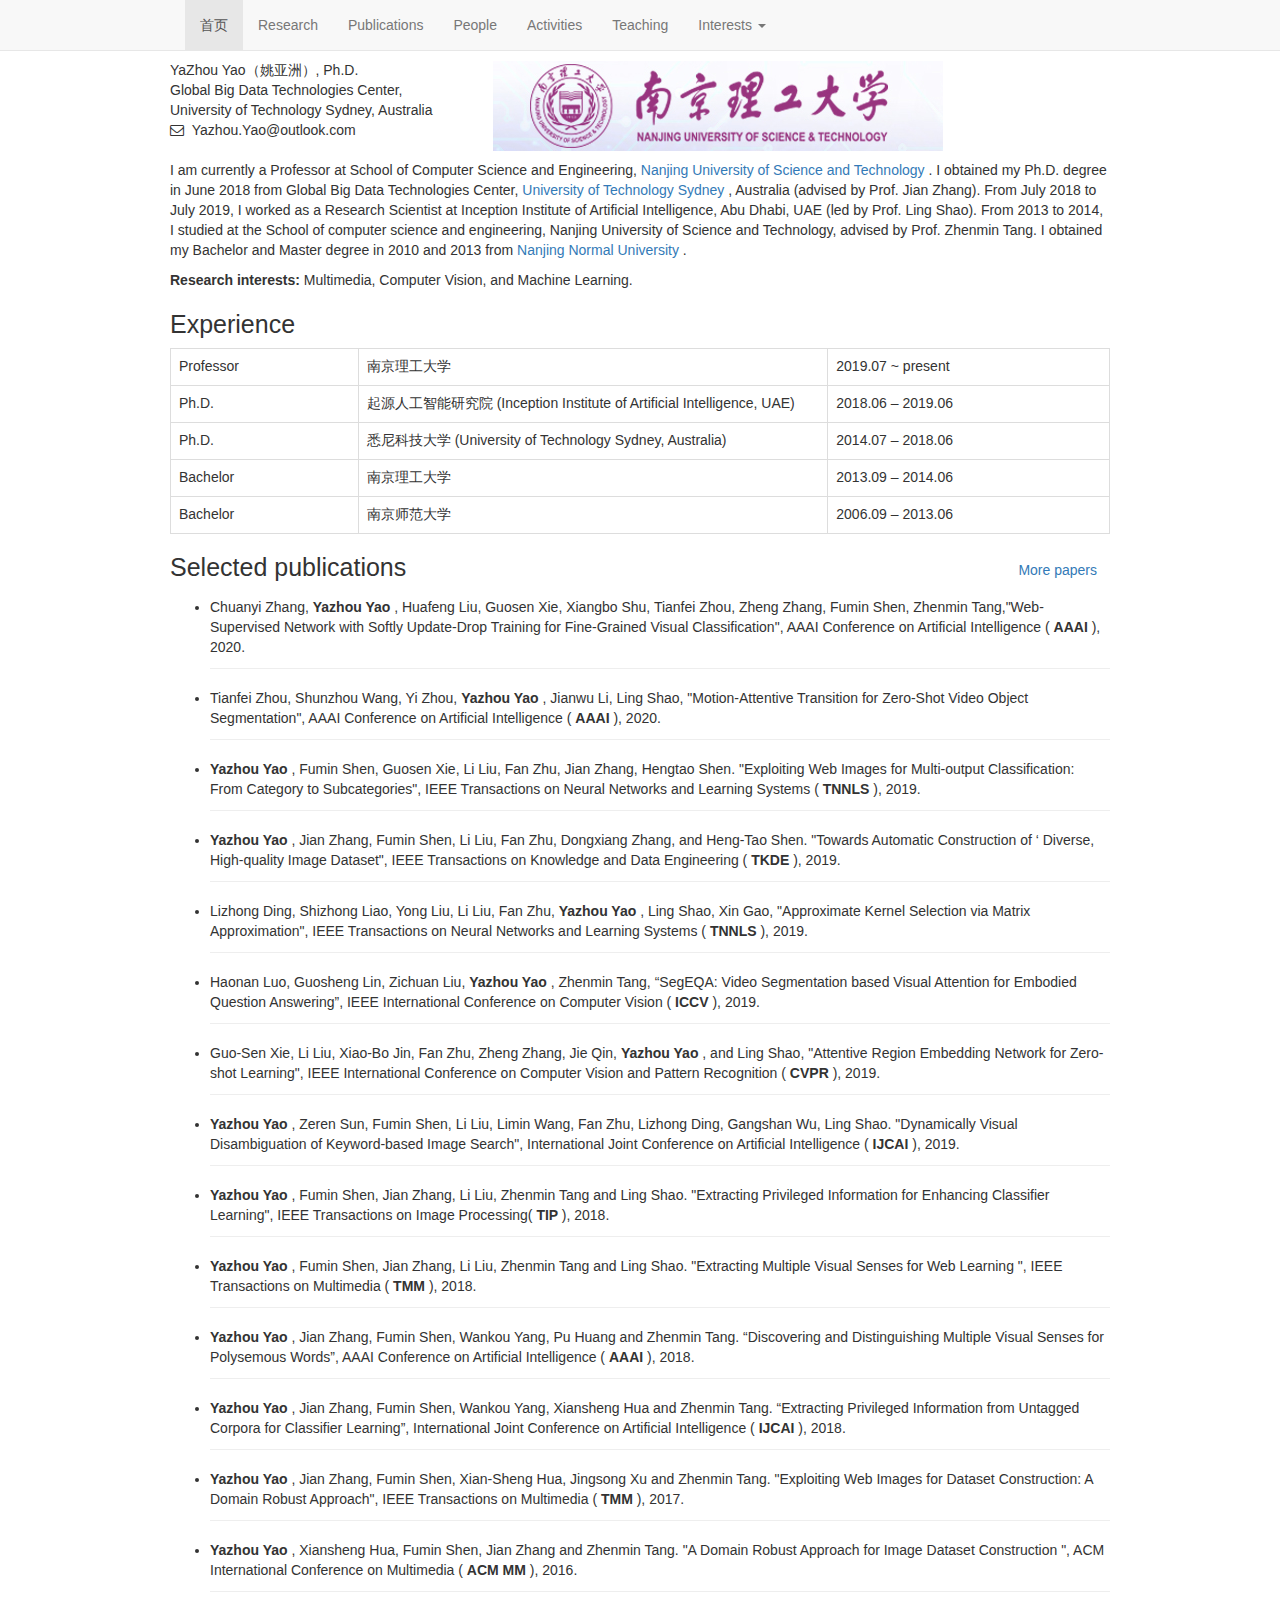
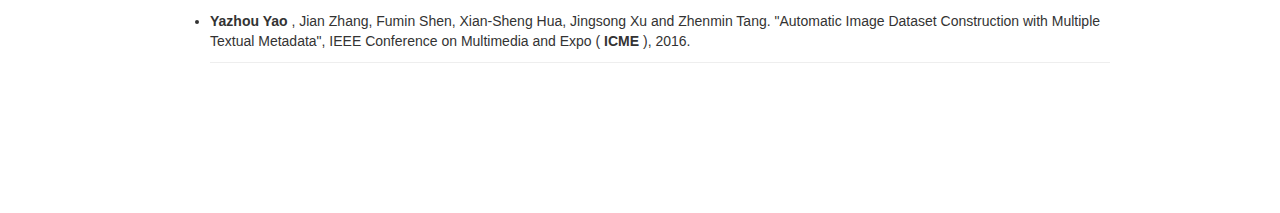
<file: index.html>
﻿<!doctype html>
<html>

<head>
 
    <meta charset="utf-8">
    <!-- IE将使用最新的引擎渲染网页 -->
    <meta http-equiv="X-UA-Compatible" content="IE=edge">
    <!-- 页面的宽度与设备屏幕的宽度一致初始缩放比例 1:1 -->
    <meta name="viewport" content="width=device-width, initial-scale=1">


<!-- Bootstrap -->
<script type="text/javascript" src="js/jquery.min.js">
</script>
<script type="text/javascript" src="js/bootstrap.min.js">
</script>


<!-- Stylesheets -->
 
<link href="css/main.css" rel="stylesheet" type="text/css"/>
<link href="css/syntax.css" rel="stylesheet" type="text/css"/>
<link href="css/font-awesome.css" rel="stylesheet" type="text/css"/>

<!-- Javascript -->

<!--时间-->
<script type="text/javascript">
function getCurDate()  
{  
 var d = new Date();  
 var week;  
 switch (d.getDay()){  
 case 1: week="星期一"; break;  
 case 2: week="星期二"; break;  
 case 3: week="星期三"; break;  
 case 4: week="星期四"; break;  
 case 5: week="星期五"; break;  
 case 6: week="星期六"; break;  
 default: week="星期天";  
 }  
 var years = d.getFullYear();  
 var month = add_zero(d.getMonth()+1);  
 var days = add_zero(d.getDay());  
 var hours = add_zero(d.getHours());  
 var minutes = add_zero(d.getMinutes());  
 var seconds=add_zero(d.getSeconds());  
 var ndate = years+"年"+month+"月"+days+"日 "+hours+":"+minutes+":"+seconds+" "+week;  
 //yyyy-mm-dd-hh-mm-ss
 var time = document.getElementById("time");
     time.innerHTML= ndate;  
}  
 //自动补0  
function add_zero(temp)  
{  
 if(temp<10) return "0"+temp;  
 else return temp;  
}  
//使用定时器每秒向div写入当前时间
setInterval("getCurDate()",1000); 
</script>

<!--
<script type="text/javascript">
var t = null;
function time()
{
 dt = new Date();
 var y=dt.getFullYear();
 var mon=dt.getMonth();
 var d=dt.getDay();
 var h=dt.getHours();
 var m=dt.getMinutes();
 var s=dt.getSeconds();
 document.getElementById("timeShow").innerHTML=y+":"+h+":"+m+":"+s;
 t = setTimeout(time,1000);    
} 
window.onload=function()
{
	time()
}
</script>

<script type="text/javascript">

</script>

-->

<title>Yao
</title>

</head>

<body>

<!-- 导航栏 -->

<div class="navbar navbar-default navbar-static-top" role="navigation" >
  <div class="container">
         <div class="navbar-header">
             <button type="button" class="navbar-toggle collapsed"
              data-toggle="collapse" data-target="#navbar"
              aria-expanded="false" aria-controls="navbar">
              <span class="sr-only">Toggle navigation</span>
              <span class="icon-bar"></span>
              <span class="icon-bar"></span>
              <span class="icon-bar"></span>
             </button>
             <a href="##" class="navbar-brand">
             </a>
           </div>
            <ul class="nav navbar-nav">
                <li class="active">
                    <a href="./index.html">首页
                    </a>
                </li>
                <li><a href="./Research.html">Research
                </a> 
                </li>
                <li><a href="./Publications.html">Publications
                </a> 
                </li>
                <li><a href="./People.html">People
                </a> 
                </li>
                <li><a href="./Activities.html">Activities
                </a> 
                </li>
                <li><a href="./Teaching.html">Teaching
                </a> 
                </li>
                 <li class="dropdown">
                    <a href="#" data-toggle="dropdown" class="dropdown-toggle">Interests
                    <span class="caret">
                    </span>
                    </a>
                    <ul class="dropdown-menu dropdown-menu-right">
                        <li>
                        <a href="./CV.html">Computer Vision
                        </a> 
                        </li>
                        <li>
                        <a href="./ML.html">Machine Learning
                        </a>
                        </li>
                        <li >
                        <a href="./MM.html">Multimedia
                        </a>
                        </li>
                    </ul>        
                </li>
            </ul> 
   
</div>
</div>
    

<div class="container">

 <div class="row">
 <!-- zhaopian-->
 <!--  
     <div class="col-xs-4 col-sm-3 col-md-2 bottom-buffer" style="padding-right:0;">
      <img style="width:100%;" alt="YZ YAO"
         src="./1.jpg"/>
     </div> 
   -->
  <div class="col-xs-8 col-sm-4 col-md-4 bottom-buffer">
    YaZhou Yao（姚亚洲）,&nbsp;Ph.D.
    <br/>
    Global Big Data Technologies Center, University of Technology Sydney, Australia
    <br/>
	    <ul class="list-unstyled">
            <li>
            <i class="fa fa-envelope-o ">
            </i>
            &nbsp;Yazhou.Yao@outlook.com
            </li>
	      </ul>
  </div>
  <div class="col-xs-12 col-sm-5 col-md-6 bottom-buffer">
   <div class="text-left">
 	<a href="http://www.njust.edu.cn/" target="_blank">
    <img alt="njust" 
    height="90" width="450"
    src="./njust.png"/>
    </a>
   </div>
  
  </div>
</div>

<p>I am currently a Professor at School of Computer Science and Engineering, 
  <a href="http://www.njust.edu.cn/" target="_blank">
Nanjing University of Science and Technology 
  </a>.
 I obtained my Ph.D. degree in June 2018 from Global Big Data Technologies Center, 
  <a href="https://www.uts.edu.au/" target="_blank">University of Technology Sydney
  </a>, 
Australia (advised by Prof. Jian Zhang). From July 2018 to July 2019, I worked as a Research Scientist at Inception Institute of 
Artificial Intelligence, Abu Dhabi, UAE (led by Prof. Ling Shao). From 2013 to 2014, I studied at the School of computer science 
and engineering, Nanjing University of Science and Technology, advised by Prof. Zhenmin Tang. I obtained my Bachelor and Master 
degree in 2010 and 2013 from 
  <a href="http://en.njnu.edu.cn/" target="_blank">
Nanjing Normal University
  </a>. 
</p>

<p>
  <strong>Research interests:
  </strong> Multimedia, Computer Vision, and Machine Learning. 
</p>

<!--
  <div id="future-student">
<a href="#student" data-toggle="collapse"> 
<i class="fa fa-user" ></i>&nbsp Students 
</a>
</div>
<blockquote id="student" class="collapse">
<p>
<b>I
</b>
</p>

</blockquote>
-->

   
<!-- 表格 -->

<h2>Experience
</h2>
<table  class="table table-bordered">
<tbody>
<tr>
  <td width=20% align="left">Professor
  </td>
  <td width=50% align="left">南京理工大学
  </td>
  <td  align="left">2019.07 ~ present
  </td>
</tr>

<tr>
  <td align="left">Ph.D.
  </td>
  <td align="left">起源人工智能研究院 (Inception Institute of Artificial Intelligence, UAE)
  </td>
  <td align="left">2018.06 – 2019.06
  </td>
</tr>
<tr>
  <td align="left">Ph.D.
  </td>
  <td align="left">悉尼科技大学 (University of Technology Sydney, Australia)
  </td>
  <td align="left">2014.07 – 2018.06
  </td>
</tr>
<tr>
  <td align="left">Bachelor
  </td>
  <td align="left">南京理工大学
  </td>
  <td align="left">2013.09 – 2014.06
  </td>
</tr>
<tr>
  <td align="left">Bachelor
  </td>
  <td align="left">南京师范大学
  </td>
  <td align="left">2006.09 – 2013.06
  </td>
</tr>

</tbody>
</table>


<!--   论文目录  -->

<h2 class="clearfix" >Selected publications 
  <a class="btn btn-link pull-right" href='./Publications.html'>More papers
  </a>
</h2>

<ul>
   <li id="h.1" class="pub" style="margin-bottom:-10px;">Chuanyi Zhang, 
     <strong>Yazhou Yao
     </strong>, 
   Huafeng Liu, Guosen Xie, Xiangbo Shu, Tianfei Zhou, Zheng Zhang, Fumin Shen, Zhenmin Tang,"Web-Supervised Network with Softly 
  Update-Drop Training for Fine-Grained Visual Classification", AAAI Conference on Artificial Intelligence (
    <strong>AAAI
    </strong>
 ), 2020.
 </li>
<hr />

  <li id="h.2" class="pub" style="margin-bottom:-10px;">Tianfei Zhou, Shunzhou Wang, Yi Zhou, 
    <strong>Yazhou Yao
    </strong>,
   Jianwu Li, Ling Shao, "Motion-Attentive Transition for Zero-Shot Video Object Segmentation", AAAI Conference on Artificial 
  Intelligence (
     <strong>AAAI
     </strong>), 2020.
     </li>
<hr />

  <li id="h.3" class="pub" style="margin-bottom:-10px;">
    <strong>Yazhou Yao
    </strong>, 
  Fumin Shen, Guosen Xie, Li Liu, Fan Zhu, Jian Zhang, Hengtao Shen. "Exploiting Web Images for Multi-output Classification: From 
 Category to Subcategories", IEEE Transactions on Neural Networks and Learning Systems (
    <strong>TNNLS
    </strong>), 2019. 
  </li>
<hr />

  <li id="h.4" class="pub" style="margin-bottom:-10px;">
    <strong>Yazhou Yao
    </strong>, Jian Zhang, Fumin Shen, Li Liu, Fan Zhu, Dongxiang Zhang, and Heng-Tao Shen. "Towards Automatic Construction of ‘
   Diverse, High-quality Image Dataset", IEEE Transactions on Knowledge and Data Engineering (
    <strong>TKDE
    </strong>), 2019.
  </li>
<hr />

  <li id="h.5" class="pub" style="margin-bottom:-10px;">
  Lizhong Ding, Shizhong Liao, Yong Liu, Li Liu, Fan Zhu, 
    <strong>Yazhou Yao
    </strong>, Ling Shao, Xin Gao, "Approximate Kernel Selection via Matrix Approximation", IEEE Transactions on Neural Networks 
   and Learning Systems (
    <strong>TNNLS
    </strong>), 2019. 
  </li>
<hr />

  <li id="h.6" class="pub" style="margin-bottom:-10px;">Haonan Luo, Guosheng Lin, Zichuan Liu, 
    <strong>Yazhou Yao
    </strong>, Zhenmin Tang, “SegEQA: Video Segmentation based Visual Attention for Embodied Question Answering”, IEEE 
   International Conference on Computer Vision (
    <strong>ICCV
    </strong>), 2019.
   </li>
<hr />

  <li id="h.7" class="pub" style="margin-bottom:-10px;">Guo-Sen Xie, Li Liu, Xiao-Bo Jin, Fan Zhu, Zheng Zhang, Jie Qin, 
    <strong>Yazhou Yao
    </strong>, and Ling Shao, "Attentive Region Embedding Network for Zero-shot Learning", IEEE International Conference on 
   Computer Vision and Pattern Recognition (
    <strong>CVPR
    </strong>), 2019.
    </li>
<hr />

  <li id="h.8" class="pub" style="margin-bottom:-10px;">
    <strong>Yazhou Yao
    </strong>, Zeren Sun, Fumin Shen, Li Liu, Limin Wang, Fan Zhu, Lizhong Ding, Gangshan Wu, Ling Shao. "Dynamically Visual  
  Disambiguation of Keyword-based Image Search", International Joint Conference on Artificial Intelligence (
    <strong>IJCAI
    </strong>), 2019.
    </li>
<hr />

  <li id="h.9" class="pub" style="margin-bottom:-10px;">
    <strong>Yazhou Yao
    </strong>, Fumin Shen, Jian Zhang, Li Liu, Zhenmin Tang and Ling Shao. "Extracting Privileged Information for Enhancing  
  Classifier Learning", IEEE Transactions on Image Processing(
    <strong>TIP
    </strong>), 2018.
    </li>
<hr />

  <li id="h.10" class="pub" style="margin-bottom:-10px;">
    <strong>Yazhou Yao
    </strong>, Fumin Shen, Jian Zhang, Li Liu, Zhenmin Tang and Ling Shao. "Extracting Multiple Visual Senses for Web Learning ", 
    IEEE Transactions on Multimedia (
    <strong>TMM
    </strong>), 2018.
    </li>
<hr />

  <li id="h.11" class="pub" style="margin-bottom:-10px;">
    <strong>Yazhou Yao
    </strong>, Jian Zhang, Fumin Shen, Wankou Yang, Pu Huang and Zhenmin Tang. “Discovering and Distinguishing Multiple Visual 
    Senses for Polysemous Words”, AAAI Conference on Artificial Intelligence (
    <strong>AAAI
    </strong>), 2018.
    </li>
<hr />

  <li id="h.12" class="pub" style="margin-bottom:-10px;">
    <strong>Yazhou Yao
    </strong>, Jian Zhang, Fumin Shen, Wankou Yang, Xiansheng Hua and Zhenmin Tang. “Extracting Privileged Information from 
    Untagged Corpora for Classifier Learning”, International Joint Conference on Artificial Intelligence (
    <strong>IJCAI
    </strong>), 2018.
  </li>
<hr />

  <li id="h.13" class="pub" style="margin-bottom:-10px;">
    <strong>Yazhou Yao
    </strong>, Jian Zhang, Fumin Shen, Xian-Sheng Hua, Jingsong Xu and Zhenmin Tang. "Exploiting Web Images for Dataset 
    Construction: A Domain Robust Approach", IEEE Transactions on Multimedia (
    <strong>TMM
    </strong>), 2017.
    </li>
<hr />

  <li id="h.14" class="pub" style="margin-bottom:-10px;">
    <strong>Yazhou Yao
    </strong>, Xiansheng Hua, Fumin Shen, Jian Zhang and Zhenmin Tang. "A Domain Robust Approach for Image Dataset Construction ",
    ACM International Conference on Multimedia (
    <strong>ACM MM
    </strong>), 2016.
    </li>
<hr />

  <li id="h.15" class="pub" style="margin-bottom:-10px;">
    <strong>Yazhou Yao
    </strong>, Jian Zhang, Fumin Shen, Xian-Sheng Hua, Jingsong Xu and Zhenmin Tang. "Automatic Image Dataset Construction with 
    Multiple Textual Metadata", IEEE Conference on Multimedia and Expo (
    <strong>ICME
    </strong>), 2016.
    </li>
<hr />

</ul>

<br>

<br>
<!--
   <div id="time"></div> 
 -->
</div>
</body>
</html>
</file>
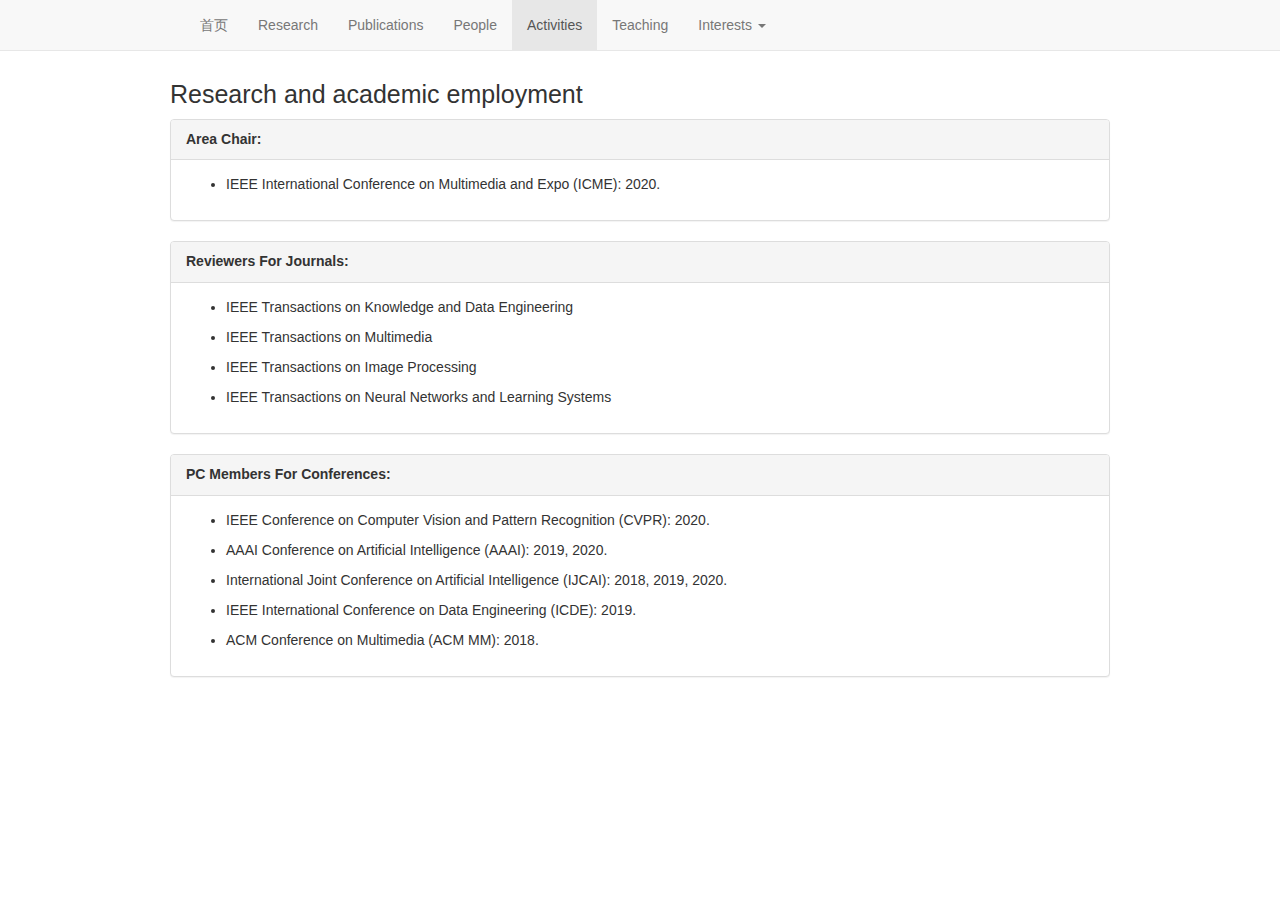
<file: Activities.html>
<!doctype html>
<html>
<head>
    <meta charset="utf-8">
    <!-- IE将使用最新的引擎渲染网页 -->
    <meta http-equiv="X-UA-Compatible" content="IE=edge">
    <!-- 页面的宽度与设备屏幕的宽度一致初始缩放比例 1:1 -->
    <meta name="viewport" content="width=device-width, initial-scale=1">


<!-- Bootstrap -->
<script type="text/javascript" src="js/jquery.min.js">
</script>
<script type="text/javascript" src="js/bootstrap.min.js">
</script>


<!-- Stylesheets -->
 
<link href="css/main.css" rel="stylesheet" type="text/css"/>
<link href="css/syntax.css" rel="stylesheet" type="text/css"/>


<!--时间-->
<script type="text/javascript">
function getCurDate()  
{  
 var d = new Date();  
 var week;  
 switch (d.getDay()){  
 case 1: week="星期一"; break;  
 case 2: week="星期二"; break;  
 case 3: week="星期三"; break;  
 case 4: week="星期四"; break;  
 case 5: week="星期五"; break;  
 case 6: week="星期六"; break;  
 default: week="星期天";  
 }  
 var years = d.getFullYear();  
 var month = add_zero(d.getMonth()+1);  
 var days = add_zero(d.getDay());  
 var hours = add_zero(d.getHours());  
 var minutes = add_zero(d.getMinutes());  
 var seconds=add_zero(d.getSeconds());  
 var ndate = years+"年"+month+"月"+days+"日 "+hours+":"+minutes+":"+seconds+" "+week;  
 //yyyy-mm-dd-hh-mm-ss
 var time = document.getElementById("time");
     time.innerHTML= ndate;  
}  
 //自动补0  
function add_zero(temp)  
{  
 if(temp<10) return "0"+temp;  
 else return temp;  
}  
//使用定时器每秒向div写入当前时间
setInterval("getCurDate()",1000); 
</script>

<!--
<script type="text/javascript">
var t = null;
function time()
{
 dt = new Date();
 var y=dt.getFullYear();
 var mon=dt.getMonth();
 var d=dt.getDay();
 var h=dt.getHours();
 var m=dt.getMinutes();
 var s=dt.getSeconds();
 document.getElementById("timeShow").innerHTML=y+":"+h+":"+m+":"+s;
 t = setTimeout(time,1000);    
} 
window.onload=function()
{
	time()
}
</script>

<script type="text/javascript">

</script>

-->
<title>Activities
</title>

</head>

<body>

<!-- 导航栏 -->
<div class="navbar navbar-default navbar-static-top" role="navigation" >
  <div class="container">
         <div class="navbar-header">
             <button type="button" class="navbar-toggle collapsed"
              data-toggle="collapse" data-target="#navbar"
              aria-expanded="false" aria-controls="navbar">
              <span class="sr-only">Toggle navigation</span>
              <span class="icon-bar"></span>
              <span class="icon-bar"></span>
              <span class="icon-bar"></span>
             </button>
             <a href="##" class="navbar-brand">
             </a>
           </div>
            <ul class="nav navbar-nav">
                <li>
                    <a href="./index.html">首页
                    </a>
                </li>
                <li><a href="./Research.html">Research
                </a> 
                </li>
                <li><a href="./Publications.html">Publications
                </a> 
                </li>
                <li><a href="./People.html">People
                </a> 
                </li>
                <li class="active"><a href="./Activities.html">Activities
                </a> 
                </li>
                <li><a href="./Teaching.html">Teaching
                </a> 
                </li>
                 <li class="dropdown">
                    <a href="#" data-toggle="dropdown" class="dropdown-toggle">Interests
                    <span class="caret">
                    </span>
                    </a>
                    <ul class="dropdown-menu dropdown-menu-right">
                        <li>
                        <a href="./CV.html">Computer Vision
                        </a> 
                        </li>
                        <li>
                        <a href="./ML.html">Machine Learning
                        </a>
                        </li>
                        <li >
                        <a href="./MM.html">Multimedia
                        </a>
                        </li>
                    </ul>        
                </li>
            </ul> 
   
</div>
</div>



<div class="container">

<!-- xueshuchengjiu-->

<h2>Research and academic employment
</h2>

<div class="panel panel-default">
<div class="panel-heading"><b>Area Chair:
</b>
</div>
<div class="panel-body">
  <ul>
    <li>
      <p>IEEE International Conference on Multimedia and Expo (ICME): 2020.
      </p>
    </li>
  </ul>
</div>
</div>

<div class="panel panel-default">
<div class="panel-heading">
  <b>Reviewers For Journals:
  </b>
</div>
<div class="panel-body">
  <ul>
  <li>
  <p>IEEE Transactions on Knowledge and Data Engineering
  </p>
  </li>
  <li>
  <p>IEEE Transactions on Multimedia
  </p>
  </li>
  <li>
  <p>IEEE Transactions on Image Processing
  </p>
  </li>
  <li>
  <p>IEEE Transactions on Neural Networks and Learning Systems
  </p>
  </li>
</ul>
</div>
</div>

<div class="panel panel-default">
<div class="panel-heading">
  <b>PC Members For Conferences:
  </b>
</div>
<div class="panel-body">
  <ul>
  <li>
  <p>IEEE Conference on Computer Vision and Pattern Recognition (CVPR): 2020.
  </p>
  </li>
  <li>
  <p>AAAI Conference on Artificial Intelligence (AAAI): 2019, 2020.
  </p>
  </li>
  <li>
  <p>International Joint Conference on Artificial Intelligence (IJCAI): 2018, 2019, 2020.
  </p>
  </li>
  <li>
  <p>IEEE International Conference on Data Engineering (ICDE): 2019.
  </p>
  </li>
  <li>
  <p>ACM Conference on Multimedia (ACM MM): 2018.
  </p>
  </li>
</ul>
</div>
</div>


</body>
</html>
</file>
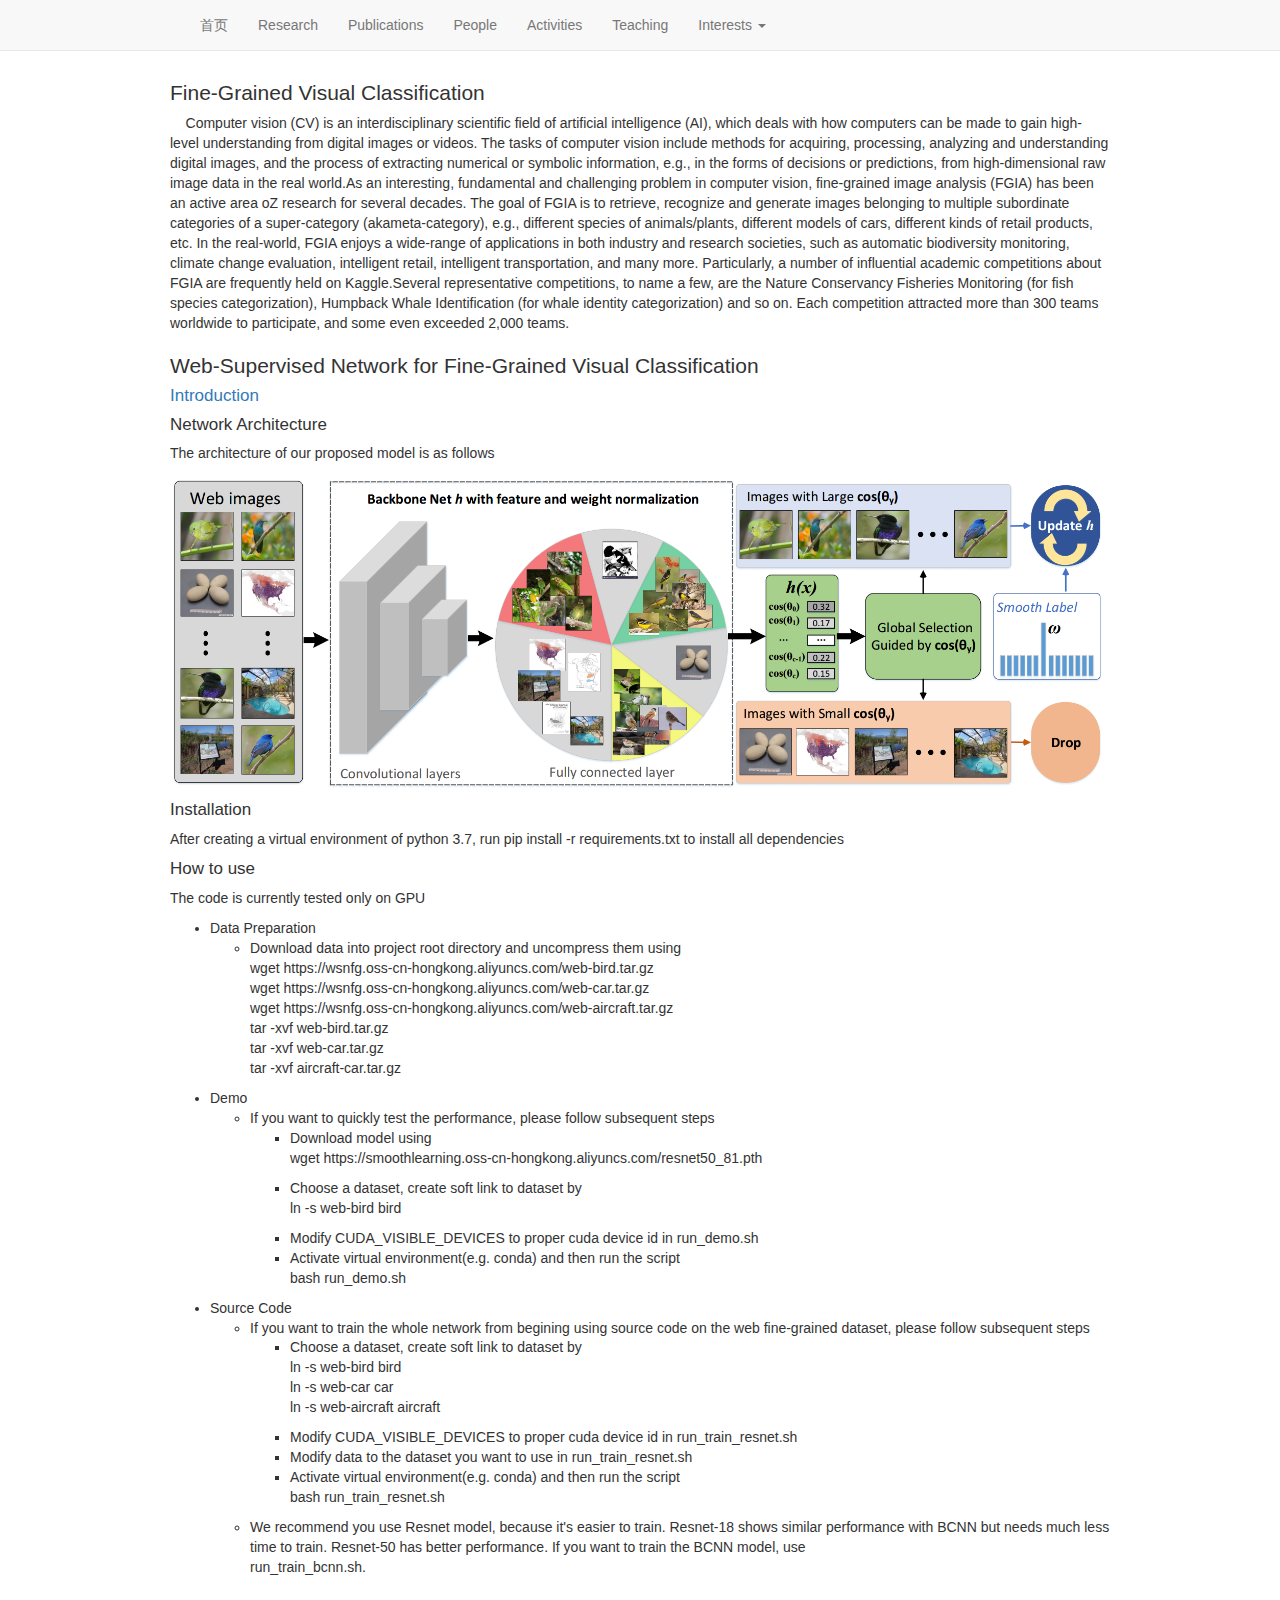
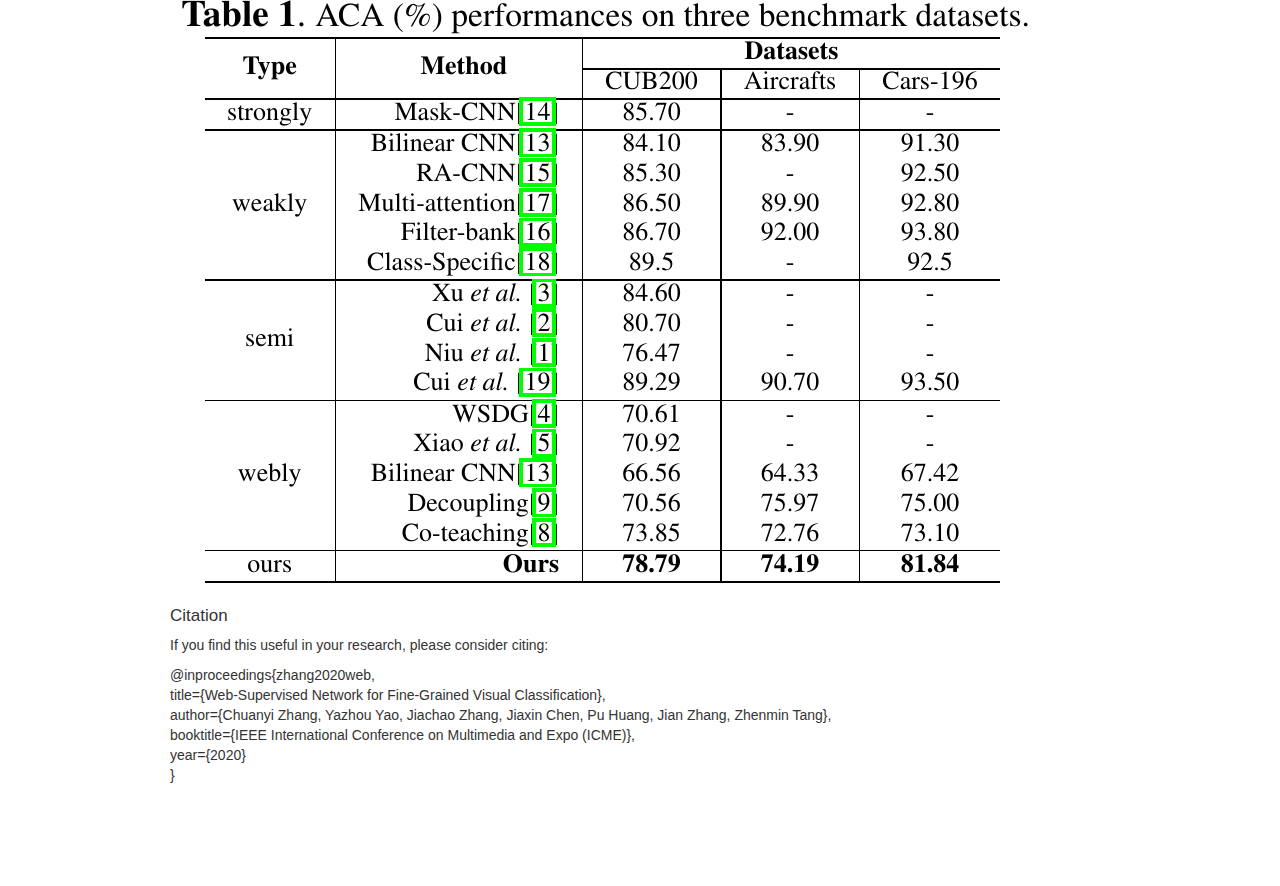
<file: CV.html>
<!doctype html>
<html>
<head>
    <meta charset="utf-8">
    <!-- IE将使用最新的引擎渲染网页 -->
    <meta http-equiv="X-UA-Compatible" content="IE=edge">
    <!-- 页面的宽度与设备屏幕的宽度一致初始缩放比例 1:1 -->
    <meta name="viewport" content="width=device-width, initial-scale=1">


<!-- Bootstrap -->
<script type="text/javascript" src="js/jquery.min.js">
</script>
<script type="text/javascript" src="js/bootstrap.min.js">
</script>


<!-- Stylesheets -->
 
<link href="css/main.css" rel="stylesheet" type="text/css"/>
<link href="css/syntax.css" rel="stylesheet" type="text/css"/>


<!--时间-->
<script type="text/javascript">
function getCurDate()  
{  
 var d = new Date();  
 var week;  
 switch (d.getDay()){  
 case 1: week="星期一"; break;  
 case 2: week="星期二"; break;  
 case 3: week="星期三"; break;  
 case 4: week="星期四"; break;  
 case 5: week="星期五"; break;  
 case 6: week="星期六"; break;  
 default: week="星期天";  
 }  
 var years = d.getFullYear();  
 var month = add_zero(d.getMonth()+1);  
 var days = add_zero(d.getDay());  
 var hours = add_zero(d.getHours());  
 var minutes = add_zero(d.getMinutes());  
 var seconds=add_zero(d.getSeconds());  
 var ndate = years+"年"+month+"月"+days+"日 "+hours+":"+minutes+":"+seconds+" "+week;  
 //yyyy-mm-dd-hh-mm-ss
 var time = document.getElementById("time");
     time.innerHTML= ndate;  
}  
 //自动补0  
function add_zero(temp)  
{  
 if(temp<10) return "0"+temp;  
 else return temp;  
}  
//使用定时器每秒向div写入当前时间
setInterval("getCurDate()",1000); 
</script>

<!--
<script type="text/javascript">
var t = null;
function time()
{
 dt = new Date();
 var y=dt.getFullYear();
 var mon=dt.getMonth();
 var d=dt.getDay();
 var h=dt.getHours();
 var m=dt.getMinutes();
 var s=dt.getSeconds();
 document.getElementById("timeShow").innerHTML=y+":"+h+":"+m+":"+s;
 t = setTimeout(time,1000);    
} 
window.onload=function()
{
	time()
}
</script>

<script type="text/javascript">

</script>

-->

<title>Computer Vision
</title>

</head>

<body>

<!-- 导航栏 -->
<div class="navbar navbar-default navbar-static-top" role="navigation" >
  <div class="container">
         <div class="navbar-header">
             <button type="button" class="navbar-toggle collapsed"
              data-toggle="collapse" data-target="#navbar"
              aria-expanded="false" aria-controls="navbar">
              <span class="sr-only">Toggle navigation</span>
              <span class="icon-bar"></span>
              <span class="icon-bar"></span>
              <span class="icon-bar"></span>
             </button>
             <a href="##" class="navbar-brand">
             </a>
           </div>
            <ul class="nav navbar-nav">
                <li>
                    <a href="./index.html">首页
                    </a>
                </li>
                <li><a href="./Research.html">Research
                </a> 
                </li>
                <li><a href="./Publications.html">Publications
                </a> 
                </li>
                <li><a href="./People.html">People
                </a> 
                </li>
                <li ><a href="./Activities.html">Activities
                </a> 
                </li>
                <li><a href="./Teaching.html">Teaching
                </a> 
                </li>
                 <li class="dropdown">
                    <a href="#" data-toggle="dropdown" class="dropdown-toggle">Interests
                    <span class="caret">
                    </span>
                    </a>
                    <ul class="dropdown-menu dropdown-menu-right">
                        <li class="active" >
                        <a href="./CV.html">Computer Vision
                        </a> 
                        </li>
                        <li>
                        <a href="./ML.html">Machine Learning
                        </a>
                        </li>
                        <li >
                        <a href="./MM.html">Multimedia
                        </a>
                        </li>
                    </ul>        
                </li>
            </ul> 
   
</div>
</div>


<div class="container">  
<!--cv-->
<h3>Fine-Grained Visual Classification
</h3>
  <p> &nbsp &nbsp 
Computer vision (CV) is an interdisciplinary scientific field of artificial intelligence (AI), which deals with how computers
  can be made to gain high-level understanding from digital images or videos. The tasks of computer vision include methods for 
 acquiring, processing, analyzing and understanding digital images, and the process of extracting numerical or symbolic 
information, e.g., in the forms of decisions or predictions, from high-dimensional raw image data in the real world.As an 
interesting, fundamental and challenging problem in computer vision, fine-grained image analysis (FGIA) has been an active area oZ
 research for several decades. The goal of FGIA is to retrieve, recognize and generate images belonging to multiple subordinate 
categories of a super-category (akameta-category), e.g., different species of animals/plants, different models of cars, different 
kinds of retail products, etc. In the real-world, FGIA enjoys a wide-range of applications in both industry and research 
societies, such as automatic biodiversity monitoring, climate change evaluation, intelligent retail, intelligent transportation, 
and many more. Particularly, a number of influential academic competitions about FGIA are frequently held on Kaggle.Several 
representative competitions, to name a few, are the Nature Conservancy Fisheries Monitoring (for fish species categorization), 
Humpback Whale Identification (for whale identity categorization) and so on. Each competition attracted more than 300 teams 
worldwide to participate, and some even exceeded 2,000 teams.
</p>

<h3>Web-Supervised Network for Fine-Grained Visual Classification
</h3>

<h4>
<a href="https://github.com/NUST-Machine-Intelligence-Laboratory/WSNFG" target="_blank">Introduction
</a>
</h4>

<h4>Network Architecture
</h4>

<p>
The architecture of our proposed model is as follows
</p>

<img alt="cv" 
style="max-width:100%;"
src="./cv.png"/>

<h4>Installation
</h4>

<p>
After creating a virtual environment of python 3.7, run pip install -r requirements.txt to install all dependencies
</p>

<h4>How to use
</h4>

<p>The code is currently tested only on GPU
</p>

<ul>
<li>Data Preparation
</li>
  <ul>
   <li>Download data into project root directory and uncompress them using
   </li>
  <p>
  wget https://wsnfg.oss-cn-hongkong.aliyuncs.com/web-bird.tar.gz 
  <br>
  wget https://wsnfg.oss-cn-hongkong.aliyuncs.com/web-car.tar.gz  
  <br>
  wget https://wsnfg.oss-cn-hongkong.aliyuncs.com/web-aircraft.tar.gz 
  <br>
  tar -xvf web-bird.tar.gz 
  <br>
  tar -xvf web-car.tar.gz 
  <br>
  tar -xvf aircraft-car.tar.gz
  <br>
  </p>
  </ul>
<li>Demo
</li>  
   <ul>
   <li>If you want to quickly test the performance, please follow subsequent steps
   </li>
        <ul>
          <li>Download model using 
          </li>
          <p>wget https://smoothlearning.oss-cn-hongkong.aliyuncs.com/resnet50_81.pth
          </p>
          <li>Choose a dataset, create soft link to dataset by
          </li>
          <p>ln -s web-bird bird
          </p>
          <li>Modify CUDA_VISIBLE_DEVICES to proper cuda device id in run_demo.sh
          </li>
          <li>Activate virtual environment(e.g. conda) and then run the script
          </li>
          <p>bash run_demo.sh
          </p>
        </ul>
       
   </ul>
   
<li>Source Code
</li> 
  <ul>
     <li>If you want to train the whole network from begining using source code on the web fine-grained dataset, 
  please follow subsequent steps
     </li>
       <ul>
       <li>Choose a dataset, create soft link to dataset by
       
       </li>
       <p>
       ln -s web-bird bird 
       <br>
       ln -s web-car car
       <br>
       ln -s web-aircraft aircraft
       <br>
       </p>
       <li>Modify CUDA_VISIBLE_DEVICES to proper cuda device id in run_train_resnet.sh
       </li>
       <li>Modify data to the dataset you want to use in run_train_resnet.sh
       </li>
       <li>Activate virtual environment(e.g. conda) and then run the script
       </li>
       <p>bash run_train_resnet.sh
       </p>
      
       </ul>
    <li>We recommend you use Resnet model, because it's easier to train. Resnet-18 shows similar performance with BCNN but needs 
   much less time to train. Resnet-50 has better performance. If you want to train the BCNN model, use
    </li>
    <p>run_train_bcnn.sh.
    </p>
  </ul>
  
</ul>
<img alt="table" 
style="max-width:100%;"
src="./table1.png"/>

<h4>Citation
</h4>

<p>If you find this useful in your research, please consider citing:
</p>
<p>@inproceedings{zhang2020web,
<br>
title={Web-Supervised Network for Fine-Grained Visual Classification},
<br>
author={Chuanyi Zhang, Yazhou Yao, Jiachao Zhang, Jiaxin Chen, Pu Huang, Jian Zhang, Zhenmin Tang},
<br>
booktitle={IEEE International Conference on Multimedia and Expo (ICME)},
<br>
year={2020}
<br>
}
</p>
</div>

</body>
</html>
</file>
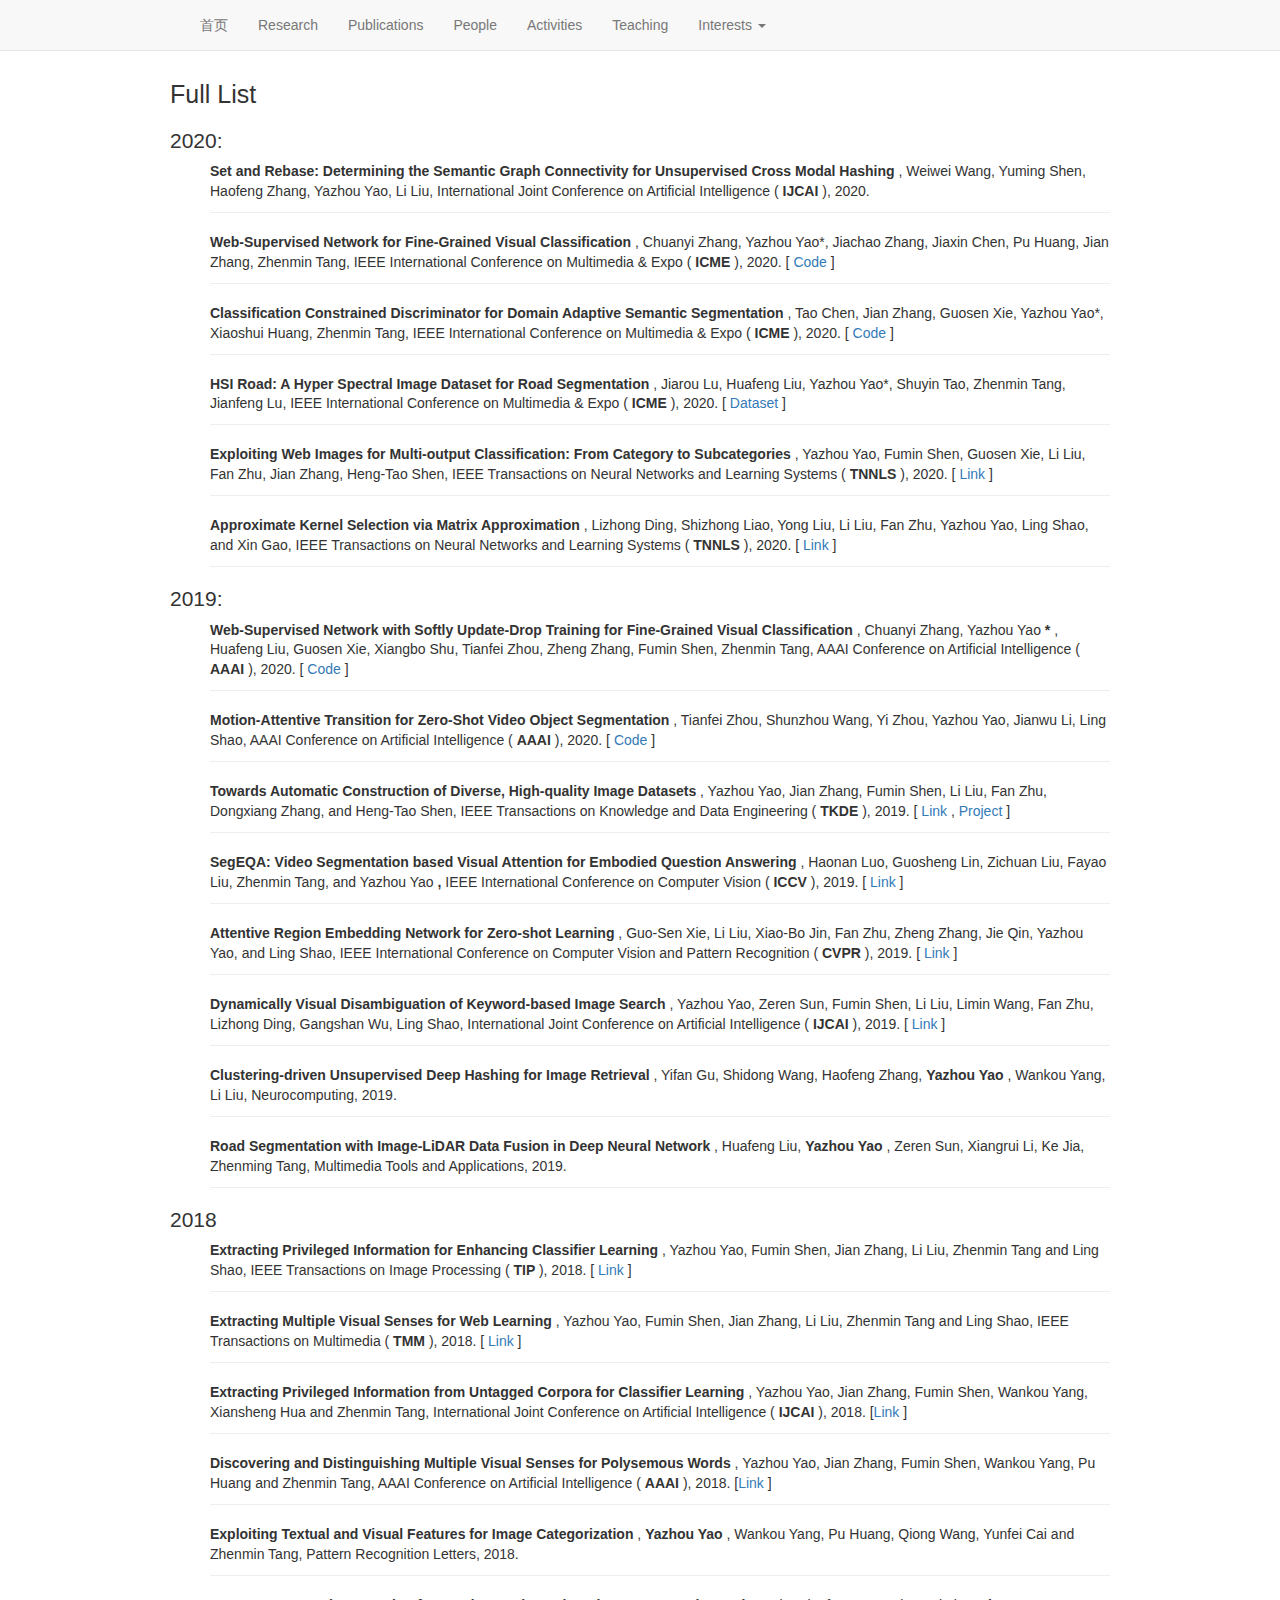
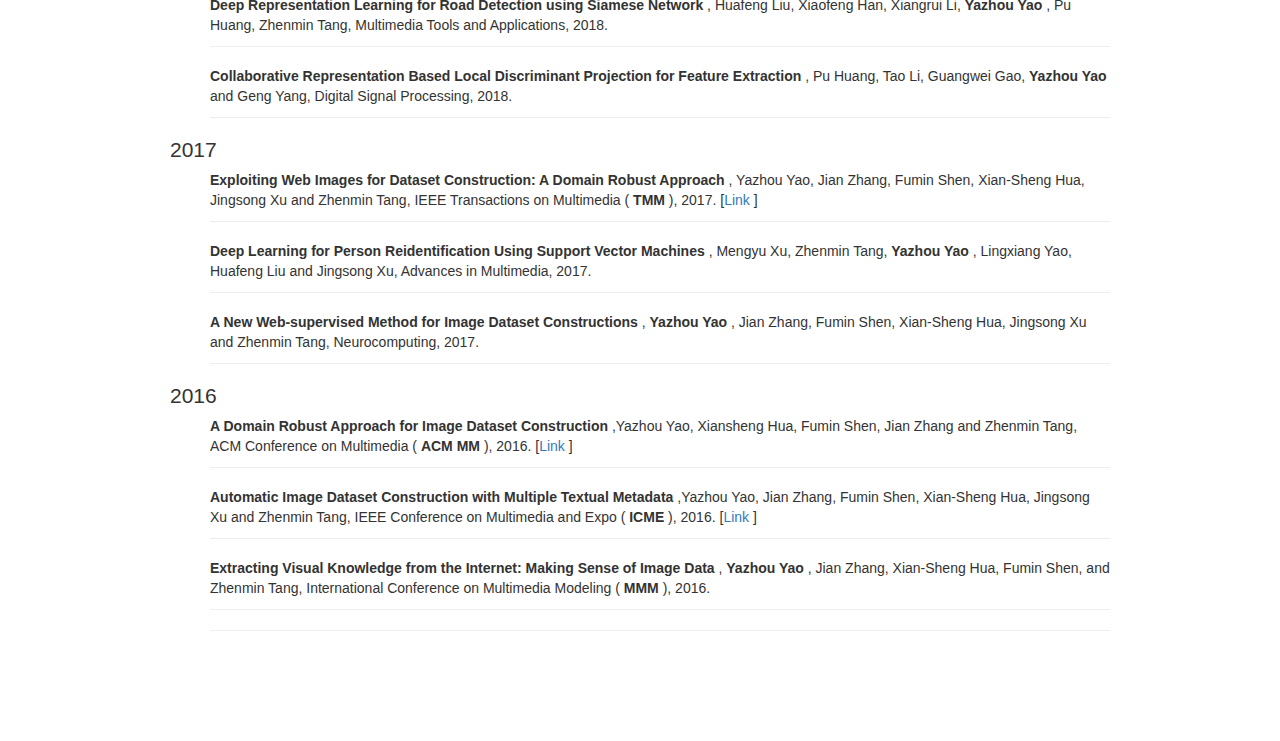
<file: FL.html>
<!doctype html>
<html>
<head>
    <meta charset="utf-8">
    <!-- IE将使用最新的引擎渲染网页 -->
    <meta http-equiv="X-UA-Compatible" content="IE=edge">
    <!-- 页面的宽度与设备屏幕的宽度一致初始缩放比例 1:1 -->
    <meta name="viewport" content="width=device-width, initial-scale=1">


<!-- Bootstrap -->
<script type="text/javascript" src="js/jquery.min.js">
</script>
<script type="text/javascript" src="js/bootstrap.min.js">
</script>


<!-- Stylesheets -->
 
<link href="css/main.css" rel="stylesheet" type="text/css"/>
<link href="css/syntax.css" rel="stylesheet" type="text/css"/>


<!--时间-->
<script type="text/javascript">
function getCurDate()  
{  
 var d = new Date();  
 var week;  
 switch (d.getDay()){  
 case 1: week="星期一"; break;  
 case 2: week="星期二"; break;  
 case 3: week="星期三"; break;  
 case 4: week="星期四"; break;  
 case 5: week="星期五"; break;  
 case 6: week="星期六"; break;  
 default: week="星期天";  
 }  
 var years = d.getFullYear();  
 var month = add_zero(d.getMonth()+1);  
 var days = add_zero(d.getDay());  
 var hours = add_zero(d.getHours());  
 var minutes = add_zero(d.getMinutes());  
 var seconds=add_zero(d.getSeconds());  
 var ndate = years+"年"+month+"月"+days+"日 "+hours+":"+minutes+":"+seconds+" "+week;  
 //yyyy-mm-dd-hh-mm-ss
 var time = document.getElementById("time");
     time.innerHTML= ndate;  
}  
 //自动补0  
function add_zero(temp)  
{  
 if(temp<10) return "0"+temp;  
 else return temp;  
}  
//使用定时器每秒向div写入当前时间
setInterval("getCurDate()",1000); 
</script>

<!--
<script type="text/javascript">
var t = null;
function time()
{
 dt = new Date();
 var y=dt.getFullYear();
 var mon=dt.getMonth();
 var d=dt.getDay();
 var h=dt.getHours();
 var m=dt.getMinutes();
 var s=dt.getSeconds();
 document.getElementById("timeShow").innerHTML=y+":"+h+":"+m+":"+s;
 t = setTimeout(time,1000);    
} 
window.onload=function()
{
	time()
}
</script>

<script type="text/javascript">

</script>

-->

<title>Full List
</title>

</head>

<body>

<!-- 导航栏 -->
<div class="navbar navbar-default navbar-static-top" role="navigation" >
  <div class="container">
         <div class="navbar-header">
             <button type="button" class="navbar-toggle collapsed"
              data-toggle="collapse" data-target="#navbar"
              aria-expanded="false" aria-controls="navbar">
              <span class="sr-only">Toggle navigation</span>
              <span class="icon-bar"></span>
              <span class="icon-bar"></span>
              <span class="icon-bar"></span>
             </button>
             <a href="##" class="navbar-brand">
             </a>
           </div>
            <ul class="nav navbar-nav">
                <li>
                    <a href="./index.html">首页
                    </a>
                </li>
                <li><a href="./Research.html">Research
                </a> 
                </li>
                <li><a href="./Publications.html">Publications
                </a> 
                </li>
                <li><a href="./People.html">People
                </a> 
                </li>
                <li ><a href="./Activities.html">Activities
                </a> 
                </li>
                <li><a href="./Teaching.html">Teaching
                </a> 
                </li>
                 <li class="dropdown">
                    <a href="#" data-toggle="dropdown" class="dropdown-toggle">Interests
                    <span class="caret">
                    </span>
                    </a>
                    <ul class="dropdown-menu dropdown-menu-right">
                        <li>
                        <a href="./CV.html">Computer Vision
                        </a> 
                        </li>
                        <li>
                        <a href="./ML.html">Machine Learning
                        </a>
                        </li>
                        <li >
                        <a href="./MM.html">Multimedia
                        </a>
                        </li>
                    </ul>        
                </li>
            </ul> 
   
</div>
</div>



<div class="container">
 
<!--lunwen-->
<h2>Full List
</h2>   
<h3>2020:
</h3>

<ul type="none">

  <li id="h.1" class="pub" style="margin-bottom:-10px;">
    <strong>Set and Rebase: Determining the Semantic Graph Connectivity for Unsupervised Cross Modal Hashing
    </strong>, Weiwei Wang, Yuming Shen,   Haofeng Zhang, Yazhou Yao, Li Liu, International Joint  
Conference on Artificial Intelligence (
    <strong>IJCAI
    </strong>), 2020.
    </li>
<hr />

  <li id="h.2" class="pub" style="margin-bottom:-10px;">
    <strong>Web-Supervised Network for Fine-Grained Visual Classification
    </strong>, Chuanyi Zhang, Yazhou Yao*, Jiachao Zhang, Jiaxin Chen, Pu Huang, Jian Zhang, Zhenmin Tang, IEEE International 
Conference on Multimedia &amp; Expo (
    <strong>ICME
    </strong>), 2020. [
    <a class="dhtgD aw5Odc" href=
"https://www.google.com/url?q=https%3A%2F%2Fgithub.com%2FNUST-Machine-Intelligence-Laboratory%2FWSNFG&amp;sa=D&amp;sntz=1&amp;usg
=AFQjCNGL5ZX4kT8lUSFQF-gAOnVUYHOgaw" target="_blank">Code
</a>] 

</li>

<hr />

  <li id="h.3" class="pub" style="margin-bottom:-10px;">
    <strong>Classification Constrained Discriminator for Domain Adaptive Semantic Segmentation
    </strong>, Tao Chen, Jian Zhang, Guosen Xie, Yazhou Yao*, Xiaoshui Huang, Zhenmin Tang, IEEE International 
Conference on Multimedia &amp; Expo (
    <strong>ICME
    </strong>), 2020. [
    <a class="dhtgD aw5Odc" href=
"https://www.google.com/url?q=https%3A%2F%2Fgithub.com%2FNUST-Machine-Intelligence-Laboratory%2Fccd&amp;sa=D&amp;sntz=1&amp;usg=A
FQjCNFziY9icEuvp96Iyjt1GgoFSDdO8w" target="_blank">Code
    </a>] 
    </li>
    
<hr />

  <li id="h.4" class="pub" style="margin-bottom:-10px;">
    <strong>HSI Road: A Hyper Spectral Image Dataset for Road Segmentation 
    </strong>, Jiarou Lu, Huafeng Liu, Yazhou Yao*, Shuyin Tao, Zhenmin Tang, Jianfeng Lu, IEEE International Conference on Multimedia
&amp; Expo (
    <strong>ICME
    </strong>), 2020. [
    <a class="dhtgD aw5Odc" href=
"https://www.google.com/url?q=https%3A%2F%2Fgithub.com%2FNUST-Machine-Intelligence-Laboratory%2Fhsi_road&amp;sa=D&amp;sntz=1&amp;
usg=AFQjCNFDBPZ9VKRNQJh-tehNbGOtY3aETQ" target="_blank">Dataset
    </a>]  
    </li>
    
<hr />

  <li id="h.5" class="pub" style="margin-bottom:-10px;">
    <strong>Exploiting Web Images for Multi-output Classification: From  Category to Subcategories
    </strong>, Yazhou Yao, Fumin Shen, Guosen Xie, Li Liu, Fan Zhu, Jian Zhang, Heng-Tao Shen, IEEE 
Transactions on Neural Networks and Learning Systems (
    <strong>TNNLS
    </strong>), 2020. [
    <a class="dhtgD aw5Odc" href=
"https://www.google.com/url?q=https%3A%2F%2Fieeexplore.ieee.org%2Fdocument%2F8978766&amp;sa=D&amp;sntz=1&amp;usg=AFQjCNHEFTh3j9dP
ZoXmGz9FgzBtioV79w" target="_blank">Link
    </a>]
    </li>
    
<hr />

  <li id="h.6" class="pub" style="margin-bottom:-10px;">
    <strong>Approximate Kernel Selection via Matrix Approximation
    </strong>,   Lizhong Ding, Shizhong Liao, Yong Liu, Li Liu, Fan Zhu, Yazhou Yao, Ling Shao, and Xin Gao, IEEE Transactions on 
  Neural Networks and Learning Systems (
    <strong>TNNLS
    </strong>), 2020. [
    <a class="dhtgD aw5Odc" href=
"https://www.google.com/url?q=https%3A%2F%2Fieeexplore.ieee.org%2Fdocument%2F8959405&amp;sa=D&amp;sntz=1&amp;usg=AFQjCNGu-1hoU1TK
HusT5wNZIgpj2jNzgg" target="_blank">Link
    </a>]
    </li>
    
<hr />

</ul>

<h3>2019:
</h3>

<ul type="none">
   <li id="h.7" class="pub" style="margin-bottom:-10px;">
    <strong>Web-Supervised Network with Softly Update-Drop Training for Fine-Grained Visual Classification
    </strong>, Chuanyi Zhang, Yazhou Yao
    <strong>*
    </strong>, Huafeng Liu, Guosen Xie, Xiangbo Shu, Tianfei Zhou, Zheng Zhang, Fumin Shen, Zhenmin Tang, AAAI Conference on 
  Artificial Intelligence (
    <strong>AAAI
    </strong>), 2020. [
    <a class="dhtgD aw5Odc" href=
"https://www.google.com/url?q=https%3A%2F%2Fgithub.com%2FNUST-Machine-Intelligence-Laboratory%2FSoftly-Update-Drop&amp;sa=D&amp;s
ntz=1&amp;usg=AFQjCNFXRMaPFW19LRD8n1IbEVCEJFALug" target="_blank">Code
    </a>]
    </li>
    
<hr />

  <li id="h.8" class="pub" style="margin-bottom:-10px;">
    <strong>Motion-Attentive Transition for Zero-Shot Video Object Segmentation
    </strong>, Tianfei Zhou, Shunzhou Wang, Yi Zhou, Yazhou Yao, Jianwu Li, Ling Shao, AAAI Conference on Artificial Intelligence (
    <strong>AAAI
    </strong>), 2020. [
    <a class="dhtgD aw5Odc" href=
"https://www.google.com/url?q=https%3A%2F%2Fgithub.com%2Ftfzhou%2FMATNet&amp;sa=D&amp;sntz=1&amp;usg=AFQjCNHJ2r-o_Ar2CBuGpH0z9e4t
FrWjcw" target="_blank">Code
    </a>] 
    </li>
    
<hr />
  <li id="h.9" class="pub" style="margin-bottom:-10px;">
    <strong>Towards Automatic Construction of Diverse, High-quality Image Datasets
    </strong>, Yazhou Yao, Jian Zhang, Fumin Shen, Li Liu, Fan Zhu, Dongxiang Zhang, and Heng-Tao Shen, IEEE Transactions on 
Knowledge and Data Engineering (
    <strong>TKDE
    </strong>), 2019. [
    <a class="dhtgD aw5Odc" href=
"https://www.google.com/url?q=https%3A%2F%2Fieeexplore.ieee.org%2Fdocument%2F8658155%2Fauthors%23authors&amp;sa=D&amp;sntz=1&amp;u
sg=AFQjCNFJNno_9tKv_sKYN6W6lNrLRqxWPg" target="_blank">Link
    </a>, 
    <a class="dhtgD aw5Odc" href=
"http://www.google.com/url?q=http%3A%2F%2Fwww.multimediauts.org%2Fdataset%2FWSID-100.html&amp;sa=D&amp;sntz=1&amp;usg=AFQjCNGu2pk0
SqmDHkgcHGry7s540L4csA" target="_blank">Project
    </a>]
    <strong> 
    </strong>
    </li>
<hr />

  <li id="h.10" class="pub" style="margin-bottom:-10px;">
    <strong>SegEQA: Video Segmentation based Visual Attention for Embodied Question Answering
    </strong>, Haonan Luo, Guosheng Lin, Zichuan Liu, Fayao Liu, Zhenmin Tang, and Yazhou Yao
    <strong>,
    </strong> IEEE
 International Conference on Computer Vision (
    <strong>ICCV
    </strong>), 2019. [
    <a class="dhtgD aw5Odc" href= 
"http://www.google.com/url?q=http%3A%2F%2Fopenaccess.thecvf.com%2Fcontent_ICCV_2019%2Fhtml%2FLuo_SegEQA_Video_Segmentation_Based_V
isual_Attention_for_Embodied_Question_Answering_ICCV_2019_paper.html&amp;sa=D&amp;sntz=1&amp;usg=AFQjCNE62Y6jLx7FJwvL2ow5VWTx7XmV4
A" target="_blank">Link
    </a>]
    </li>
    
<hr />

  <li id="h.11" class="pub" style="margin-bottom:-10px;">
    <strong>Attentive Region Embedding Network for Zero-shot Learning
    </strong>,
 Guo-Sen Xie, Li Liu, Xiao-Bo Jin, Fan Zhu, Zheng Zhang, Jie Qin, Yazhou Yao, and Ling Shao, IEEE International Conference on 
Computer Vision and Pattern Recognition (
    <strong>CVPR
    </strong>), 2019. [
    <a class="dhtgD aw5Odc" href=
"http://www.google.com/url?q=http%3A%2F%2Fopenaccess.thecvf.com%2Fcontent_CVPR_2019%2Fpapers%2FXie_Attentive_Region_Embedding_Netw
ork_for_Zero-Shot_Learning_CVPR_2019_paper.pdf&amp;sa=D&amp;sntz=1&amp;usg=AFQjCNHd991Wt26bpzBKpSZOOGIVvKleTQ" target="_blank">
Link
    </a>]
    </li>
    
<hr />

  <li id="h.12" class="pub" style="margin-bottom:-10px;">
    <strong>Dynamically Visual Disambiguation of Keyword-based Image Search 
    </strong>, Yazhou Yao, Zeren Sun, Fumin Shen, Li Liu, Limin Wang, Fan Zhu, Lizhong Ding, Gangshan Wu, Ling Shao, International
    Joint Conference on Artificial Intelligence (
    <strong>IJCAI
    </strong>), 2019. [
    <a class="dhtgD aw5Odc" href=  
"https://www.google.com/url?q=https%3A%2F%2Fwww.ijcai.org%2Fproceedings%2F2019%2F0140.pdf&amp;sa=D&amp;sntz=1&amp;usg=AFQjCNEYC-s2
vxHbziNMiPO1Lkma6-CbMA" target="_blank">Link
    </a>]
    </li>
    
<hr />
  <li id="h.12.1" class="pub" style="margin-bottom:-10px;">
    <strong>Clustering-driven Unsupervised Deep Hashing for Image Retrieval 
    </strong>, Yifan Gu, Shidong Wang, Haofeng Zhang,
    <strong>Yazhou Yao
    </strong>, Wankou Yang, Li Liu, Neurocomputing, 2019.
    </li>
    
<hr />
  <li id="h.12.2" class="pub" style="margin-bottom:-10px;">
    <strong>Road Segmentation with Image-LiDAR Data Fusion in Deep Neural Network 
    </strong>, Huafeng Liu, 
    <strong>Yazhou Yao
    </strong>, Zeren Sun, Xiangrui Li, Ke Jia, Zhenming Tang, Multimedia Tools and Applications, 2019. 
    </li>
    
<hr />

</ul>


<h3>2018
</h3>

<ul type="none">

  <li id="h.13" class="pub" style="margin-bottom:-10px;">
    <strong>Extracting Privileged Information for Enhancing Classifier Learning
    </strong>, Yazhou Yao, Fumin Shen, Jian Zhang, Li Liu, Zhenmin Tang and Ling Shao, IEEE Transactions on Image Processing
<em> </em>(
    <strong>TIP
    </strong>), 2018. [
    <a class="dhtgD aw5Odc" href=
"https://www.google.com/url?q=https%3A%2F%2Fieeexplore.ieee.org%2Fdocument%2F8463491%2F&amp;sa=D&amp;sntz=1&amp;usg=AFQjCNFN_Kdm6T
XwyCY022sRtm_69lfClg" target="_blank">Link
    </a>]
    </li>
    
<hr />

  <li id="h.14" class="pub" style="margin-bottom:-10px;">
    <strong>Extracting Multiple Visual Senses for Web Learning
    </strong>, Yazhou Yao, Fumin Shen, Jian Zhang, Li Liu, Zhenmin Tang and Ling Shao, IEEE Transactions on Multimedia (
    <strong>TMM
    </strong>), 2018. [
    <a class="dhtgD aw5Odc" href=
"https://www.google.com/url?q=https%3A%2F%2Fieeexplore.ieee.org%2Fdocument%2F8386672%2F&amp;sa=D&amp;sntz=1&amp;usg=AFQjCNEtfxFBru
kf-EWO62xrycBWD4S0sA" target="_blank">Link
    </a>]
    </li>
    
<hr />

  <li id="h.15" class="pub" style="margin-bottom:-10px;">
    <strong>Extracting Privileged Information from Untagged Corpora for Classifier Learning
    </strong>, Yazhou Yao, Jian Zhang, Fumin Shen, Wankou Yang, Xiansheng Hua and Zhenmin Tang, International Joint
 Conference on Artificial Intelligence (
    <strong>IJCAI
    </strong>), 2018. [<a class="dhtgD aw5Odc" href=
"https://www.google.com/url?q=https%3A%2F%2Fwww.ijcai.org%2Fproceedings%2F2018%2F0151.pdf&amp;sa=D&amp;sntz=1&amp;usg=AFQjCNF63Iuu
45ihhfyj9fs9d-FD9D48mA" target="_blank">Link
    </a>]
    </li>
    
<hr />

  <li id="h.16" class="pub" style="margin-bottom:-10px;">
    <strong>Discovering and Distinguishing Multiple Visual Senses for 
Polysemous Words
    </strong>,
    <strong> 
    </strong>Yazhou Yao, Jian Zhang, Fumin Shen, Wankou Yang, Pu Huang and Zhenmin Tang, AAAI 
Conference on Artificial Intelligence (
    <strong>AAAI
    </strong>), 2018. [<a class="dhtgD aw5Odc" href=
"https://www.google.com/url?q=https%3A%2F%2Fwww.aaai.org%2Focs%2Findex.php%2FAAAI%2FAAAI18%2Fpaper%2Fview%2F16538%2F15728&amp;sa=D
&amp;sntz=1&amp;usg=AFQjCNFsN46YB4TcUF2-TE1h55_fduaTZw" target="_blank">Link
     </a>] 
     </li>
     
<hr />
 <li id="h.16.1" class="pub" style="margin-bottom:-10px;">
    <strong>Exploiting Textual and Visual Features for Image Categorization 
    </strong>,
    <strong> Yazhou Yao
    </strong>, Wankou Yang, Pu Huang, Qiong Wang, Yunfei Cai and Zhenmin Tang, Pattern Recognition Letters, 2018.
    </li>
<hr />

 <li id="h.16.2" class="pub" style="margin-bottom:-10px;">
    <strong>Deep Representation Learning for Road Detection using Siamese Network
    </strong>, Huafeng Liu, Xiaofeng Han, Xiangrui Li,
    <strong> Yazhou Yao
    </strong>, Pu Huang, Zhenmin Tang, Multimedia Tools and Applications, 2018.
    </li> 
<hr />

 <li id="h.16.3" class="pub" style="margin-bottom:-10px;">
    <strong>Collaborative Representation Based Local Discriminant Projection for Feature Extraction
    </strong>, Pu Huang, Tao Li, Guangwei Gao, 
    <strong> Yazhou Yao
    </strong>and Geng Yang, Digital Signal Processing, 2018. 
    </li>    
    
<hr />
 

</ul>


<h3>2017
</h3>


<ul type="none">

  <li id="h.17" class="pub" style="margin-bottom:-10px;">
    <strong>Exploiting Web Images for Dataset Construction: A Domain Robust 
Approach
    </strong>,
    <strong> 
    </strong>Yazhou Yao, Jian Zhang, Fumin Shen, Xian-Sheng Hua, Jingsong Xu and Zhenmin Tang, IEEE 
Transactions on Multimedia (
    <strong>TMM
    </strong>), 2017. [<a class="dhtgD aw5Odc" href=
"https://www.google.com/url?q=https%3A%2F%2Fieeexplore.ieee.org%2Fabstract%2Fdocument%2F7882707%2F&amp;sa=D&amp;sntz=1&amp;usg=AFQ
jCNG_Q3AhsxihK471TWUjjD6W52wL8A" target="_blank">Link
    </a>]
    </li>
    
<hr />

  <li id="h.17.1" class="pub" style="margin-bottom:-10px;">
    <strong>Deep Learning for Person Reidentification Using Support Vector Machines
    </strong>, Mengyu Xu, Zhenmin Tang, 
    <strong> Yazhou Yao
    </strong>, Lingxiang Yao, Huafeng Liu and Jingsong Xu, Advances in Multimedia, 2017.
    </li>    
    
<hr />

  <li id="h.17.2" class="pub" style="margin-bottom:-10px;">
    <strong>A New Web-supervised Method for Image Dataset Constructions
    </strong>, 
    <strong> Yazhou Yao
    </strong>, Jian Zhang, Fumin Shen, Xian-Sheng Hua, Jingsong Xu and Zhenmin Tang, Neurocomputing, 2017.

    </li>    
    
<hr />

</ul>

<h3>2016
</h3>

<ul type="none">

  <li id="h.18" class="pub" style="margin-bottom:-10px;">
    <strong>A Domain Robust Approach for Image Dataset Construction
    </strong>,Yazhou Yao, Xiansheng Hua, Fumin Shen, Jian Zhang and Zhenmin Tang, ACM Conference on Multimedia (
    <strong>ACM MM
    </strong>), 2016. [<a class="dhtgD aw5Odc" href=
"https://www.google.com/url?q=https%3A%2F%2Fdl.acm.org%2Fcitation.cfm%3Fid%3D2967213&amp;sa=D&amp;sntz=1&amp;usg=AFQjCNGs8SCIKZSKo
JFYMpCvdbg4bLOFRQ" target="_blank">Link
    </a>]
    </li>
    
<hr />


  <li id="h.19" class="pub" style="margin-bottom:-10px;">
    <strong>Automatic Image Dataset Construction with Multiple Textual Metadata
    </strong>,Yazhou Yao, Jian Zhang, Fumin Shen, Xian-Sheng Hua, Jingsong Xu and Zhenmin Tang, IEEE Conference on 
Multimedia and Expo (
    <strong>ICME
    </strong>), 2016. [<a class="dhtgD aw5Odc" href=
"https://www.google.com/url?q=https%3A%2F%2Fieeexplore.ieee.org%2Fabstract%2Fdocument%2F7552988%2F&amp;sa=D&amp;sntz=1&amp;usg=AFQ
jCNEkvZOYfNVo7eK8WCrJvIJBfwRgZA" target="_blank">Link
    </a>] 
    </li>
<hr />
 
  <li id="h.19.1" class="pub" style="margin-bottom:-10px;">
    <strong>Extracting Visual Knowledge from the Internet: Making Sense of Image Data
    </strong>, 
    <strong> Yazhou Yao
    </strong>, Jian Zhang, Xian-Sheng Hua, Fumin Shen, and Zhenmin Tang, International Conference on Multimedia Modeling (
    <strong>MMM
    </strong>
    ), 2016.
    </li>    
    
<hr />
    
   
<hr />

</ul> 


</div>


</body>
</html>
</file>
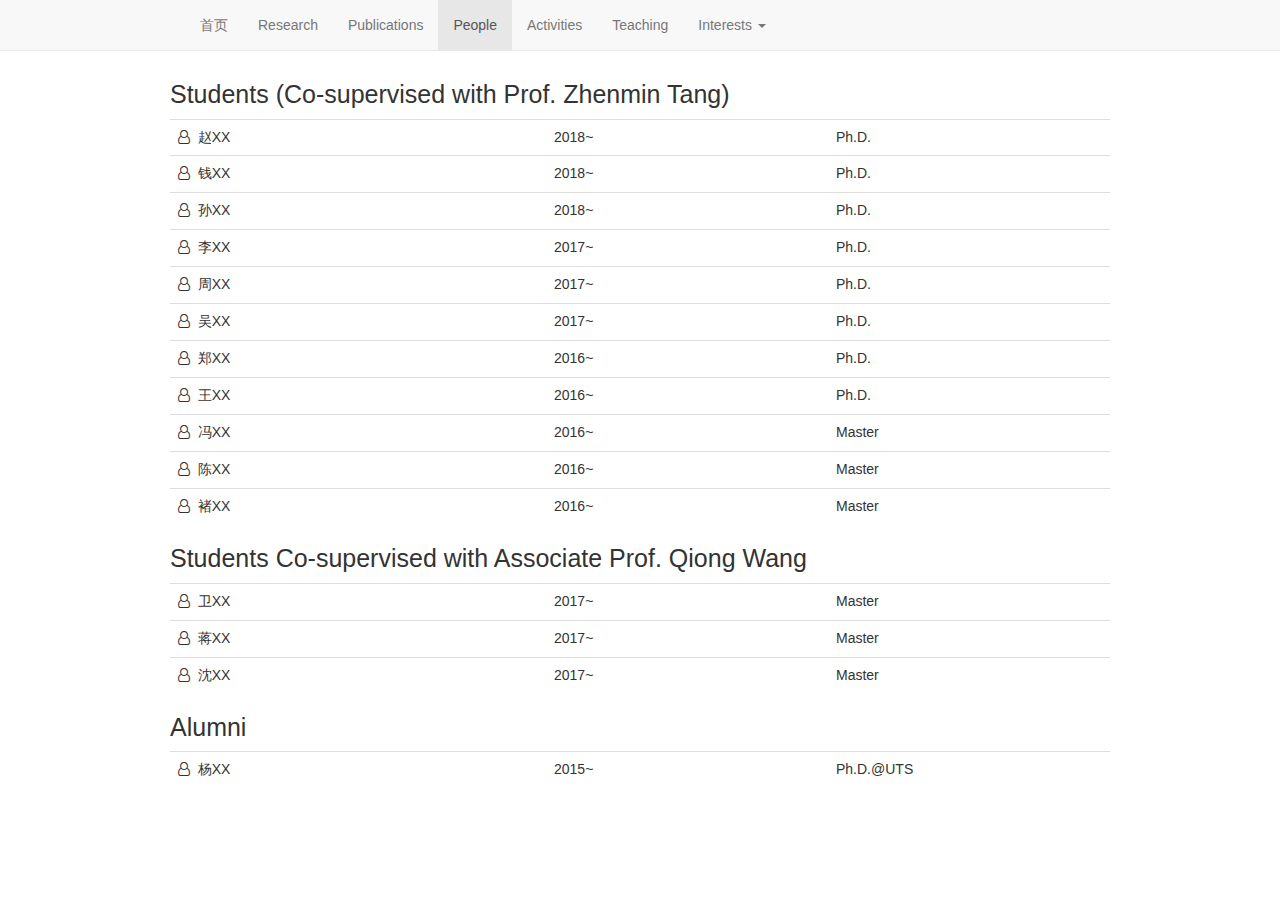
<file: People.html>
<!doctype html>
<html>
<head>
    <meta charset="utf-8">
    <!-- IE将使用最新的引擎渲染网页 -->
    <meta http-equiv="X-UA-Compatible" content="IE=edge">
    <!-- 页面的宽度与设备屏幕的宽度一致初始缩放比例 1:1 -->
    <meta name="viewport" content="width=device-width, initial-scale=1">


<!-- Bootstrap -->
<script type="text/javascript" src="js/jquery.min.js">
</script>
<script type="text/javascript" src="js/bootstrap.min.js">
</script>


<!-- Stylesheets -->
 
<link href="css/main.css" rel="stylesheet" type="text/css"/>
<link href="css/syntax.css" rel="stylesheet" type="text/css"/>
<link href="css/font-awesome.css" rel="stylesheet" type="text/css"/>


<!--时间-->
<script type="text/javascript">
function getCurDate()  
{  
 var d = new Date();  
 var week;  
 switch (d.getDay()){  
 case 1: week="星期一"; break;  
 case 2: week="星期二"; break;  
 case 3: week="星期三"; break;  
 case 4: week="星期四"; break;  
 case 5: week="星期五"; break;  
 case 6: week="星期六"; break;  
 default: week="星期天";  
 }  
 var years = d.getFullYear();  
 var month = add_zero(d.getMonth()+1);  
 var days = add_zero(d.getDay());  
 var hours = add_zero(d.getHours());  
 var minutes = add_zero(d.getMinutes());  
 var seconds=add_zero(d.getSeconds());  
 var ndate = years+"年"+month+"月"+days+"日 "+hours+":"+minutes+":"+seconds+" "+week;  
 //yyyy-mm-dd-hh-mm-ss
 var time = document.getElementById("time");
     time.innerHTML= ndate;  
}  
 //自动补0  
function add_zero(temp)  
{  
 if(temp<10) return "0"+temp;  
 else return temp;  
}  
//使用定时器每秒向div写入当前时间
setInterval("getCurDate()",1000); 
</script>

<!--
<script type="text/javascript">
var t = null;
function time()
{
 dt = new Date();
 var y=dt.getFullYear();
 var mon=dt.getMonth();
 var d=dt.getDay();
 var h=dt.getHours();
 var m=dt.getMinutes();
 var s=dt.getSeconds();
 document.getElementById("timeShow").innerHTML=y+":"+h+":"+m+":"+s;
 t = setTimeout(time,1000);    
} 
window.onload=function()
{
	time()
}
</script>

<script type="text/javascript">

</script>

-->


<title>People
</title>

</head>

<body>

<!-- 导航栏 -->
<div class="navbar navbar-default navbar-static-top" role="navigation" >
  <div class="container">
         <div class="navbar-header">
             <button type="button" class="navbar-toggle collapsed"
              data-toggle="collapse" data-target="#navbar"
              aria-expanded="false" aria-controls="navbar">
              <span class="sr-only">Toggle navigation</span>
              <span class="icon-bar"></span>
              <span class="icon-bar"></span>
              <span class="icon-bar"></span>
             </button>
             <a href="##" class="navbar-brand">
             </a>
           </div>
            <ul class="nav navbar-nav">
                <li>
                    <a href="./index.html">首页
                    </a>
                </li>
                <li><a href="./Research.html">Research
                </a> 
                </li>
                <li><a href="./Publications.html">Publications
                </a> 
                </li>
                <li class="active"><a href="./People.html">People
                </a> 
                </li>
                <li ><a href="./Activities.html">Activities
                </a> 
                </li>
                <li><a href="./Teaching.html">Teaching
                </a> 
                </li>
                 <li class="dropdown">
                    <a href="#" data-toggle="dropdown" class="dropdown-toggle">Interests
                    <span class="caret">
                    </span>
                    </a>
                    <ul class="dropdown-menu dropdown-menu-right">
                        <li>
                        <a href="./CV.html">Computer Vision
                        </a> 
                        </li>
                        <li>
                        <a href="./ML.html">Machine Learning
                        </a>
                        </li>
                        <li>
                        <a href="./MM.html">Multimedia
                        </a>
                        </li>
                    </ul>        
                </li>
            </ul> 
   
</div>
</div>

 <div class="container">


<h2>Students (Co-supervised with Prof. Zhenmin Tang)
</h2>

<table  class="table table-hover ">
<tbody>
  <tr>
   <td width=40%  align="left">
   <i class="fa fa-user-o" ></i>&nbsp 赵XX
   </td>
   <td width=30%  align="left">2018~
   </td>
   <td width=30%  align="left">Ph.D. 
   </td>
  </tr>
  <tr>
   <td width=40% align="left">
   <i class="fa fa-user-o" ></i>&nbsp 钱XX
   </td>
   <td width=30% align="left">2018~
   </td>
   <td width=30% align="left">Ph.D.
   </td>
   </tr>
  <tr>
   <td width=40% align="left"><i class="fa fa-user-o" ></i>&nbsp 孙XX
   </td>
   <td width=30% align="left">2018~
   </td>
   <td width=30% align="left">Ph.D.
   </td>
  </tr>
  <tr>
   <td width=40% align="left"><i class="fa fa-user-o" ></i>&nbsp 李XX
   </td>
   <td width=30% align="left">2017~
   </td>
   <td width=30% align="left">Ph.D.
   </td>
  </tr>
  <tr>
   <td width=40% align="left"><i class="fa fa-user-o" ></i>&nbsp 周XX
   </td>
   <td width=30% align="left">2017~
   </td>
   <td width=30% align="left">Ph.D.
   </td>
  </tr>
  <tr>
   <td width=40% align="left"><i class="fa fa-user-o" ></i>&nbsp 吴XX
   </td>
   <td width=30% align="left">2017~
   </td>
   <td width=30% align="left">Ph.D.
   </td>
  </tr>
  <tr>
   <td width=40% align="left"><i class="fa fa-user-o" ></i>&nbsp 郑XX
   </td>
   <td width=30% align="left">2016~
   </td>
   <td width=30% align="left">Ph.D.
   </td>
  </tr>
  <tr>
   <td width=40% align="left"><i class="fa fa-user-o" ></i>&nbsp 王XX
   </td>
   <td width=30% align="left">2016~
   </td>
   <td width=30% align="left">Ph.D.
   </td>
  </tr>
  <tr>
   <td width=40% align="left"><i class="fa fa-user-o" ></i>&nbsp 冯XX
   </td>
   <td width=30% align="left">2016~
   </td>
   <td width=30% align="left">Master
   </td>
  </tr>
  <tr>
   <td width=40% align="left"><i class="fa fa-user-o" ></i>&nbsp 陈XX
   </td>
   <td width=30% align="left">2016~
   </td>
   <td width=30% align="left">Master
   </td>
  </tr>
  <tr>
   <td width=40% align="left"><i class="fa fa-user-o" ></i>&nbsp 褚XX
   </td>
   <td width=30% align="left">2016~
   </td>
   <td width=30% align="left">Master
   </td>
  </tr>
 </tbody>
</table>

<h2>Students Co-supervised with Associate Prof. Qiong Wang
</h2>

<table  class="table table-hover ">

<tbody>

<tr>
   <td width=40% align="left"><i class="fa fa-user-o" ></i>&nbsp 卫XX
   </td>
   <td width=30% align="left">2017~
   </td>
   <td width=30% align="left">Master
   </td>
</tr>
<tr>
   <td width=40% align="left"><i class="fa fa-user-o" ></i>&nbsp 蒋XX
   </td>
   <td width=30% align="left">2017~
   </td>
   <td width=30% align="left">Master
   </td>
</tr>
<tr>
   <td width=40% align="left"><i class="fa fa-user-o" ></i>&nbsp 沈XX
   </td>
   <td width=30% align="left">2017~
   </td>
   <td width=30% align="left">Master
   </td>
</tr>
</tbody>
</table>

<h2>Alumni
</h2>

<table  class="table table-hover ">

<tbody>
<tr>
   <td width=40% align="left"><i class="fa fa-user-o" ></i>&nbsp 杨XX
   </td>
   <td width=30% align="left">2015~
   </td>
   <td width=30% align="left">Ph.D.@UTS 
   </td>
</tr>
</tbody>
</table>




</div>

</div>

</body>
</html>
</file>
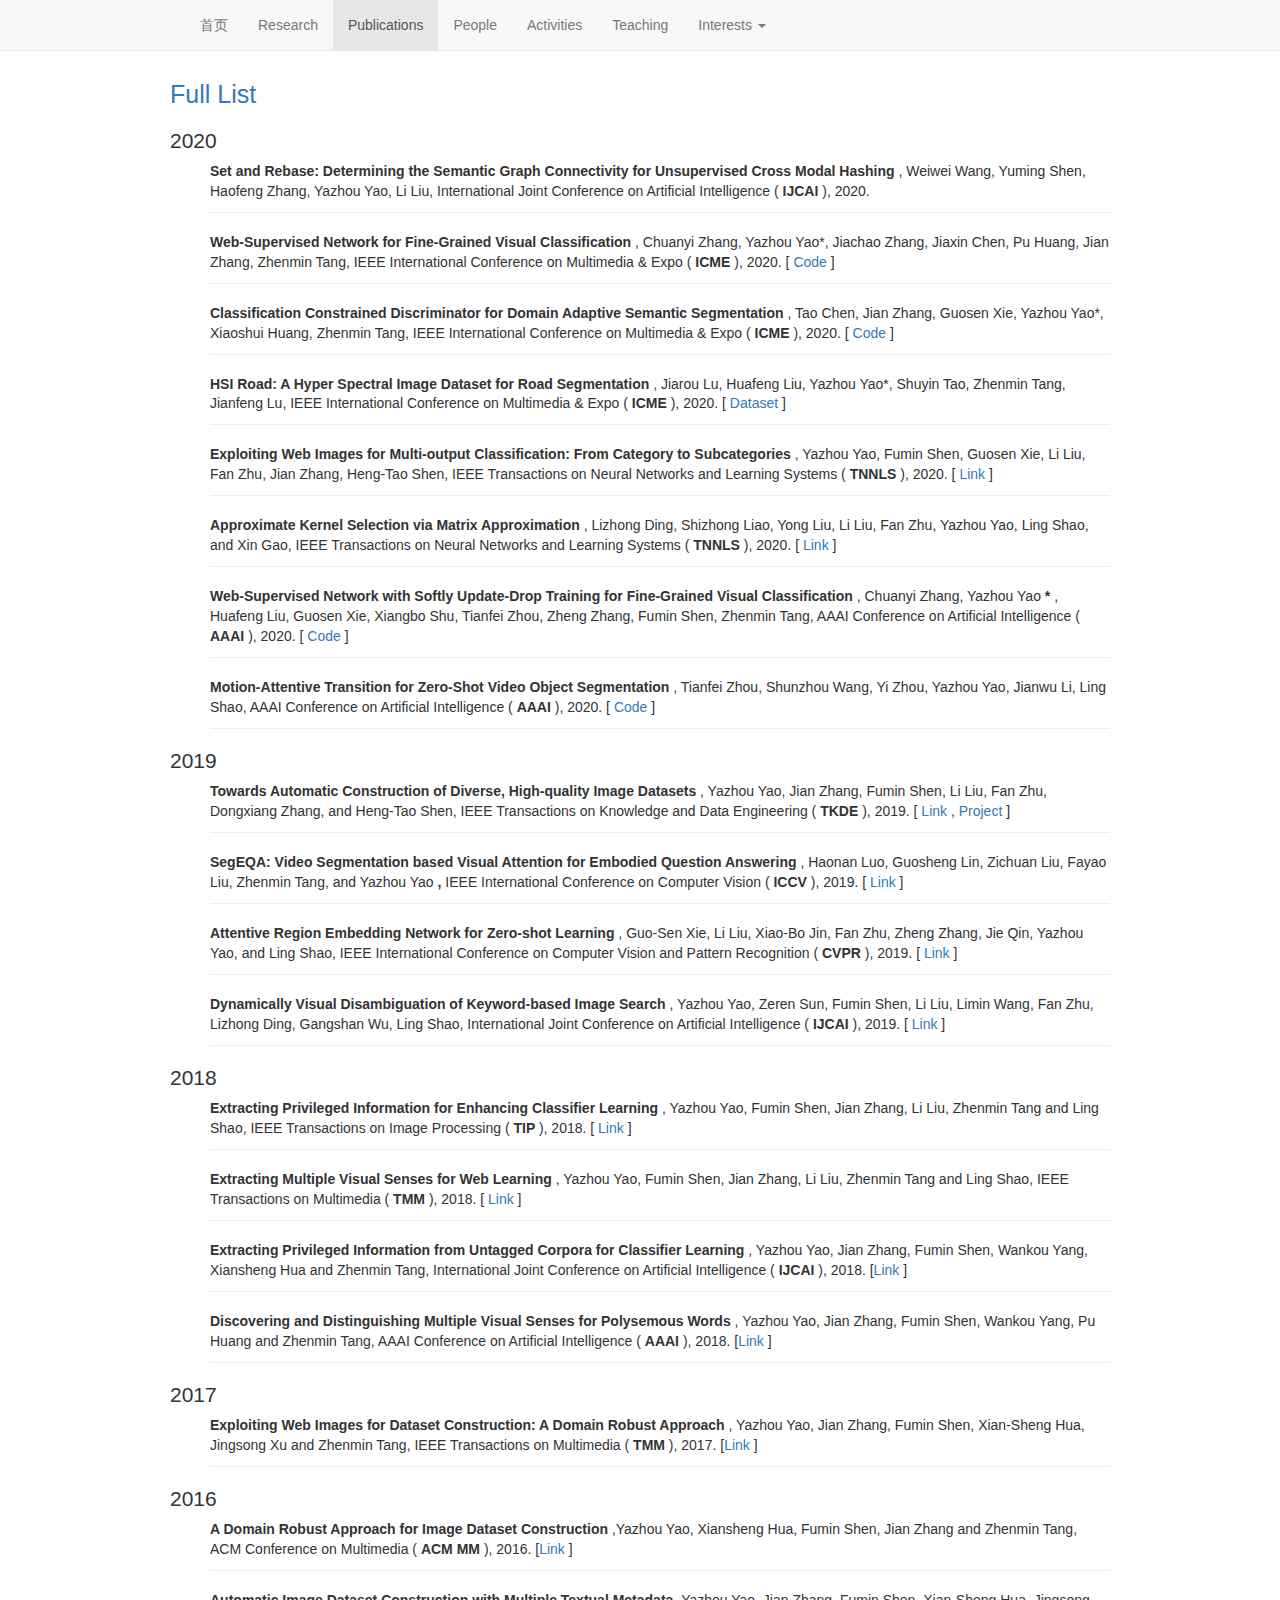
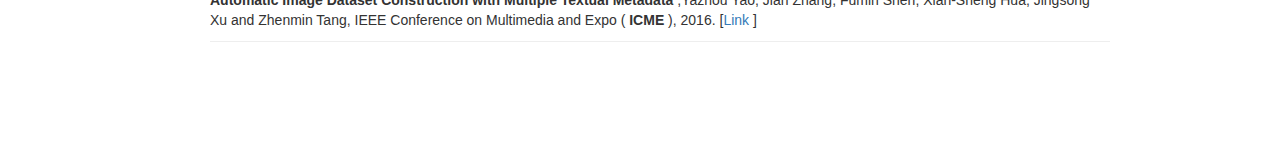
<file: Publications.html>
<!doctype html>
<html>
<head>
    <meta charset="utf-8">
    <!-- IE将使用最新的引擎渲染网页 -->
    <meta http-equiv="X-UA-Compatible" content="IE=edge">
    <!-- 页面的宽度与设备屏幕的宽度一致初始缩放比例 1:1 -->
    <meta name="viewport" content="width=device-width, initial-scale=1">


<!-- Bootstrap -->
<script type="text/javascript" src="js/jquery.min.js">
</script>
<script type="text/javascript" src="js/bootstrap.min.js">
</script>


<!-- Stylesheets -->
 
<link href="css/main.css" rel="stylesheet" type="text/css"/>
<link href="css/syntax.css" rel="stylesheet" type="text/css"/>


<!--时间-->
<script type="text/javascript">
function getCurDate()  
{  
 var d = new Date();  
 var week;  
 switch (d.getDay()){  
 case 1: week="星期一"; break;  
 case 2: week="星期二"; break;  
 case 3: week="星期三"; break;  
 case 4: week="星期四"; break;  
 case 5: week="星期五"; break;  
 case 6: week="星期六"; break;  
 default: week="星期天";  
 }  
 var years = d.getFullYear();  
 var month = add_zero(d.getMonth()+1);  
 var days = add_zero(d.getDay());  
 var hours = add_zero(d.getHours());  
 var minutes = add_zero(d.getMinutes());  
 var seconds=add_zero(d.getSeconds());  
 var ndate = years+"年"+month+"月"+days+"日 "+hours+":"+minutes+":"+seconds+" "+week;  
 //yyyy-mm-dd-hh-mm-ss
 var time = document.getElementById("time");
     time.innerHTML= ndate;  
}  
 //自动补0  
function add_zero(temp)  
{  
 if(temp<10) return "0"+temp;  
 else return temp;  
}  
//使用定时器每秒向div写入当前时间
setInterval("getCurDate()",1000); 
</script>

<!--
<script type="text/javascript">
var t = null;
function time()
{
 dt = new Date();
 var y=dt.getFullYear();
 var mon=dt.getMonth();
 var d=dt.getDay();
 var h=dt.getHours();
 var m=dt.getMinutes();
 var s=dt.getSeconds();
 document.getElementById("timeShow").innerHTML=y+":"+h+":"+m+":"+s;
 t = setTimeout(time,1000);    
} 
window.onload=function()
{
	time()
}
</script>

<script type="text/javascript">

</script>

-->


<title>Publications
</title>

</head>

<body>

<!-- 导航栏 -->
<div class="navbar navbar-default navbar-static-top" role="navigation" >
  <div class="container">
         <div class="navbar-header">
             <button type="button" class="navbar-toggle collapsed"
              data-toggle="collapse" data-target="#navbar"
              aria-expanded="false" aria-controls="navbar">
              <span class="sr-only">Toggle navigation</span>
              <span class="icon-bar"></span>
              <span class="icon-bar"></span>
              <span class="icon-bar"></span>
             </button>
             <a href="##" class="navbar-brand">
             </a>
           </div>
            <ul class="nav navbar-nav">
                <li>
                    <a href="./index.html">首页
                    </a>
                </li>
                <li><a href="./Research.html">Research
                </a> 
                </li>
                <li class="active"><a href="./Publications.html">Publications
                </a> 
                </li>
                <li><a href="./People.html">People
                </a> 
                </li>
                <li ><a href="./Activities.html">Activities
                </a> 
                </li>
                <li><a href="./Teaching.html">Teaching
                </a> 
                </li>
                 <li class="dropdown">
                    <a href="#" data-toggle="dropdown" class="dropdown-toggle">Interests
                    <span class="caret">
                    </span>
                    </a>
                    <ul class="dropdown-menu dropdown-menu-right">
                        <li>
                        <a href="./CV.html">Computer Vision
                        </a> 
                        </li>
                        <li>
                        <a href="./ML.html">Machine Learning
                        </a>
                        </li>
                        <li>
                        <a href="./MM.html">Multimedia
                        </a>
                        </li>
                    </ul>        
                </li>
            </ul> 
   
</div>
</div>


<div class="container">
 
<!--lunwen-->
<h2><a  href='./FL.html'>Full List
</a>
</h2>
   
<h3>2020
</h3>

<ul type="none">

  <li id="h.1" class="pub" style="margin-bottom:-10px;">
    <strong>Set and Rebase: Determining the Semantic Graph Connectivity for Unsupervised Cross Modal Hashing
    </strong>, Weiwei Wang, Yuming Shen,   Haofeng Zhang, Yazhou Yao, Li Liu, International Joint  
Conference on Artificial Intelligence (
    <strong>IJCAI
    </strong>), 2020.
    </li>
<hr />

  <li id="h.2" class="pub" style="margin-bottom:-10px;">
    <strong>Web-Supervised Network for Fine-Grained Visual Classification
    </strong>, Chuanyi Zhang, Yazhou Yao*, Jiachao Zhang, Jiaxin Chen, Pu Huang, Jian Zhang, Zhenmin Tang, IEEE International 
Conference on Multimedia &amp; Expo (
    <strong>ICME
    </strong>), 2020. [
    <a class="dhtgD aw5Odc" href=
"https://www.google.com/url?q=https%3A%2F%2Fgithub.com%2FNUST-Machine-Intelligence-Laboratory%2FWSNFG&amp;sa=D&amp;sntz=1&amp;usg
=AFQjCNGL5ZX4kT8lUSFQF-gAOnVUYHOgaw" target="_blank">Code
</a>] 

</li>

<hr />

  <li id="h.3" class="pub" style="margin-bottom:-10px;">
    <strong>Classification Constrained Discriminator for Domain Adaptive Semantic Segmentation
    </strong>, Tao Chen, Jian Zhang, Guosen Xie, Yazhou Yao*, Xiaoshui Huang, Zhenmin Tang, IEEE International 
Conference on Multimedia &amp; Expo (
    <strong>ICME
    </strong>), 2020. [
    <a class="dhtgD aw5Odc" href=
"https://www.google.com/url?q=https%3A%2F%2Fgithub.com%2FNUST-Machine-Intelligence-Laboratory%2Fccd&amp;sa=D&amp;sntz=1&amp;usg=A
FQjCNFziY9icEuvp96Iyjt1GgoFSDdO8w" target="_blank">Code
    </a>] 
    </li>
    
<hr />

  <li id="h.4" class="pub" style="margin-bottom:-10px;">
    <strong>HSI Road: A Hyper Spectral Image Dataset for Road Segmentation 
    </strong>, Jiarou Lu, Huafeng Liu, Yazhou Yao*, Shuyin Tao, Zhenmin Tang, Jianfeng Lu, IEEE International Conference on Multimedia
&amp; Expo (
    <strong>ICME
    </strong>), 2020. [
    <a class="dhtgD aw5Odc" href=
"https://www.google.com/url?q=https%3A%2F%2Fgithub.com%2FNUST-Machine-Intelligence-Laboratory%2Fhsi_road&amp;sa=D&amp;sntz=1&amp;
usg=AFQjCNFDBPZ9VKRNQJh-tehNbGOtY3aETQ" target="_blank">Dataset
    </a>]  
    </li>
    
<hr />

  <li id="h.5" class="pub" style="margin-bottom:-10px;">
    <strong>Exploiting Web Images for Multi-output Classification: From  Category to Subcategories
    </strong>, Yazhou Yao, Fumin Shen, Guosen Xie, Li Liu, Fan Zhu, Jian Zhang, Heng-Tao Shen, IEEE 
Transactions on Neural Networks and Learning Systems (
    <strong>TNNLS
    </strong>), 2020. [
    <a class="dhtgD aw5Odc" href=
"https://www.google.com/url?q=https%3A%2F%2Fieeexplore.ieee.org%2Fdocument%2F8978766&amp;sa=D&amp;sntz=1&amp;usg=AFQjCNHEFTh3j9dP
ZoXmGz9FgzBtioV79w" target="_blank">Link
    </a>]
    </li>
    
<hr />

  <li id="h.6" class="pub" style="margin-bottom:-10px;">
    <strong>Approximate Kernel Selection via Matrix Approximation
    </strong>,   Lizhong Ding, Shizhong Liao, Yong Liu, Li Liu, Fan Zhu, Yazhou Yao, Ling Shao, and Xin Gao, IEEE Transactions on 
  Neural Networks and Learning Systems (
    <strong>TNNLS
    </strong>), 2020. [
    <a class="dhtgD aw5Odc" href=
"https://www.google.com/url?q=https%3A%2F%2Fieeexplore.ieee.org%2Fdocument%2F8959405&amp;sa=D&amp;sntz=1&amp;usg=AFQjCNGu-1hoU1TK
HusT5wNZIgpj2jNzgg" target="_blank">Link
    </a>]
    </li>
    
<hr />

  <li id="h.7" class="pub" style="margin-bottom:-10px;">
    <strong>Web-Supervised Network with Softly Update-Drop Training for Fine-Grained Visual Classification
    </strong>, Chuanyi Zhang, Yazhou Yao
    <strong>*
    </strong>, Huafeng Liu, Guosen Xie, Xiangbo Shu, Tianfei Zhou, Zheng Zhang, Fumin Shen, Zhenmin Tang, AAAI Conference on 
  Artificial Intelligence (
    <strong>AAAI
    </strong>), 2020. [
    <a class="dhtgD aw5Odc" href=
"https://www.google.com/url?q=https%3A%2F%2Fgithub.com%2FNUST-Machine-Intelligence-Laboratory%2FSoftly-Update-Drop&amp;sa=D&amp;s
ntz=1&amp;usg=AFQjCNFXRMaPFW19LRD8n1IbEVCEJFALug" target="_blank">Code
    </a>]
    </li>
    
<hr />

  <li id="h.8" class="pub" style="margin-bottom:-10px;">
    <strong>Motion-Attentive Transition for Zero-Shot Video Object Segmentation
    </strong>, Tianfei Zhou, Shunzhou Wang, Yi Zhou, Yazhou Yao, Jianwu Li, Ling Shao, AAAI Conference on Artificial Intelligence (
    <strong>AAAI
    </strong>), 2020. [
    <a class="dhtgD aw5Odc" href=
"https://www.google.com/url?q=https%3A%2F%2Fgithub.com%2Ftfzhou%2FMATNet&amp;sa=D&amp;sntz=1&amp;usg=AFQjCNHJ2r-o_Ar2CBuGpH0z9e4t
FrWjcw" target="_blank">Code
    </a>] 
    </li>
    
<hr />
   

</ul>

<h3>2019
</h3>

<ul type="none">

  <li id="h.9" class="pub" style="margin-bottom:-10px;">
    <strong>Towards Automatic Construction of Diverse, High-quality Image Datasets
    </strong>, Yazhou Yao, Jian Zhang, Fumin Shen, Li Liu, Fan Zhu, Dongxiang Zhang, and Heng-Tao Shen, IEEE Transactions on 
Knowledge and Data Engineering (
    <strong>TKDE
    </strong>), 2019. [
    <a class="dhtgD aw5Odc" href=
"https://www.google.com/url?q=https%3A%2F%2Fieeexplore.ieee.org%2Fdocument%2F8658155%2Fauthors%23authors&amp;sa=D&amp;sntz=1&amp;u
sg=AFQjCNFJNno_9tKv_sKYN6W6lNrLRqxWPg" target="_blank">Link
    </a>, 
    <a class="dhtgD aw5Odc" href=
"http://www.google.com/url?q=http%3A%2F%2Fwww.multimediauts.org%2Fdataset%2FWSID-100.html&amp;sa=D&amp;sntz=1&amp;usg=AFQjCNGu2pk0
SqmDHkgcHGry7s540L4csA" target="_blank">Project
    </a>]
    <strong> 
    </strong>
    </li>
<hr />

  <li id="h.10" class="pub" style="margin-bottom:-10px;">
    <strong>SegEQA: Video Segmentation based Visual Attention for Embodied Question Answering
    </strong>, Haonan Luo, Guosheng Lin, Zichuan Liu, Fayao Liu, Zhenmin Tang, and Yazhou Yao
    <strong>,
    </strong> IEEE
 International Conference on Computer Vision (
    <strong>ICCV
    </strong>), 2019. [
    <a class="dhtgD aw5Odc" href= 
"http://www.google.com/url?q=http%3A%2F%2Fopenaccess.thecvf.com%2Fcontent_ICCV_2019%2Fhtml%2FLuo_SegEQA_Video_Segmentation_Based_V
isual_Attention_for_Embodied_Question_Answering_ICCV_2019_paper.html&amp;sa=D&amp;sntz=1&amp;usg=AFQjCNE62Y6jLx7FJwvL2ow5VWTx7XmV4
A" target="_blank">Link
    </a>]
    </li>
    
<hr />

  <li id="h.11" class="pub" style="margin-bottom:-10px;">
    <strong>Attentive Region Embedding Network for Zero-shot Learning
    </strong>,
 Guo-Sen Xie, Li Liu, Xiao-Bo Jin, Fan Zhu, Zheng Zhang, Jie Qin, Yazhou Yao, and Ling Shao, IEEE International Conference on 
Computer Vision and Pattern Recognition (
    <strong>CVPR
    </strong>), 2019. [
    <a class="dhtgD aw5Odc" href=
"http://www.google.com/url?q=http%3A%2F%2Fopenaccess.thecvf.com%2Fcontent_CVPR_2019%2Fpapers%2FXie_Attentive_Region_Embedding_Netw
ork_for_Zero-Shot_Learning_CVPR_2019_paper.pdf&amp;sa=D&amp;sntz=1&amp;usg=AFQjCNHd991Wt26bpzBKpSZOOGIVvKleTQ" target="_blank">
Link
    </a>]
    </li>
    
<hr />

  <li id="h.12" class="pub" style="margin-bottom:-10px;">
    <strong>Dynamically Visual Disambiguation of Keyword-based Image Search 
    </strong>, Yazhou Yao, Zeren Sun, Fumin Shen, Li Liu, Limin Wang, Fan Zhu, Lizhong Ding, Gangshan Wu, Ling Shao, International
    Joint Conference on Artificial Intelligence (
    <strong>IJCAI
    </strong>), 2019. [
    <a class="dhtgD aw5Odc" href=  
"https://www.google.com/url?q=https%3A%2F%2Fwww.ijcai.org%2Fproceedings%2F2019%2F0140.pdf&amp;sa=D&amp;sntz=1&amp;usg=AFQjCNEYC-s2
vxHbziNMiPO1Lkma6-CbMA" target="_blank">Link
    </a>]
    </li>
    
<hr />

</ul>


<h3>2018
</h3>

<ul type="none">

  <li id="h.13" class="pub" style="margin-bottom:-10px;">
    <strong>Extracting Privileged Information for Enhancing Classifier Learning
    </strong>, Yazhou Yao, Fumin Shen, Jian Zhang, Li Liu, Zhenmin Tang and Ling Shao, IEEE Transactions on Image Processing
<em> </em>(
    <strong>TIP
    </strong>), 2018. [
    <a class="dhtgD aw5Odc" href=
"https://www.google.com/url?q=https%3A%2F%2Fieeexplore.ieee.org%2Fdocument%2F8463491%2F&amp;sa=D&amp;sntz=1&amp;usg=AFQjCNFN_Kdm6T
XwyCY022sRtm_69lfClg" target="_blank">Link
    </a>]
    </li>
    
<hr />

  <li id="h.14" class="pub" style="margin-bottom:-10px;">
    <strong>Extracting Multiple Visual Senses for Web Learning
    </strong>, Yazhou Yao, Fumin Shen, Jian Zhang, Li Liu, Zhenmin Tang and Ling Shao, IEEE Transactions on Multimedia (
    <strong>TMM
    </strong>), 2018. [
    <a class="dhtgD aw5Odc" href=
"https://www.google.com/url?q=https%3A%2F%2Fieeexplore.ieee.org%2Fdocument%2F8386672%2F&amp;sa=D&amp;sntz=1&amp;usg=AFQjCNEtfxFBru
kf-EWO62xrycBWD4S0sA" target="_blank">Link
    </a>]
    </li>
    
<hr />

  <li id="h.15" class="pub" style="margin-bottom:-10px;">
    <strong>Extracting Privileged Information from Untagged Corpora for Classifier Learning
    </strong>, Yazhou Yao, Jian Zhang, Fumin Shen, Wankou Yang, Xiansheng Hua and Zhenmin Tang, International Joint
 Conference on Artificial Intelligence (
    <strong>IJCAI
    </strong>), 2018. [<a class="dhtgD aw5Odc" href=
"https://www.google.com/url?q=https%3A%2F%2Fwww.ijcai.org%2Fproceedings%2F2018%2F0151.pdf&amp;sa=D&amp;sntz=1&amp;usg=AFQjCNF63Iuu
45ihhfyj9fs9d-FD9D48mA" target="_blank">Link
    </a>]
    </li>
    
<hr />

  <li id="h.16" class="pub" style="margin-bottom:-10px;">
    <strong>Discovering and Distinguishing Multiple Visual Senses for 
Polysemous Words
    </strong>,
    <strong> 
    </strong>Yazhou Yao, Jian Zhang, Fumin Shen, Wankou Yang, Pu Huang and Zhenmin Tang, AAAI 
Conference on Artificial Intelligence (
    <strong>AAAI
    </strong>), 2018. [<a class="dhtgD aw5Odc" href=
"https://www.google.com/url?q=https%3A%2F%2Fwww.aaai.org%2Focs%2Findex.php%2FAAAI%2FAAAI18%2Fpaper%2Fview%2F16538%2F15728&amp;sa=D
&amp;sntz=1&amp;usg=AFQjCNFsN46YB4TcUF2-TE1h55_fduaTZw" target="_blank">Link
     </a>] 
     </li>
     
<hr />
 

</ul>


<h3>2017
</h3>


<ul type="none">

  <li id="h.17" class="pub" style="margin-bottom:-10px;">
    <strong>Exploiting Web Images for Dataset Construction: A Domain Robust 
Approach
    </strong>,
    <strong> 
    </strong>Yazhou Yao, Jian Zhang, Fumin Shen, Xian-Sheng Hua, Jingsong Xu and Zhenmin Tang, IEEE 
Transactions on Multimedia (
    <strong>TMM
    </strong>), 2017. [<a class="dhtgD aw5Odc" href=
"https://www.google.com/url?q=https%3A%2F%2Fieeexplore.ieee.org%2Fabstract%2Fdocument%2F7882707%2F&amp;sa=D&amp;sntz=1&amp;usg=AFQ
jCNG_Q3AhsxihK471TWUjjD6W52wL8A" target="_blank">Link
    </a>]
    </li>
    
<hr />

</ul>

<h3>2016
</h3>

<ul type="none">

  <li id="h.18" class="pub" style="margin-bottom:-10px;">
    <strong>A Domain Robust Approach for Image Dataset Construction
    </strong>,Yazhou Yao, Xiansheng Hua, Fumin Shen, Jian Zhang and Zhenmin Tang, ACM Conference on Multimedia (
    <strong>ACM MM
    </strong>), 2016. [<a class="dhtgD aw5Odc" href=
"https://www.google.com/url?q=https%3A%2F%2Fdl.acm.org%2Fcitation.cfm%3Fid%3D2967213&amp;sa=D&amp;sntz=1&amp;usg=AFQjCNGs8SCIKZSKo
JFYMpCvdbg4bLOFRQ" target="_blank">Link
    </a>]
    </li>
    
<hr />


  <li id="h.19" class="pub" style="margin-bottom:-10px;">
    <strong>Automatic Image Dataset Construction with Multiple Textual Metadata
    </strong>,Yazhou Yao, Jian Zhang, Fumin Shen, Xian-Sheng Hua, Jingsong Xu and Zhenmin Tang, IEEE Conference on 
Multimedia and Expo (
    <strong>ICME
    </strong>), 2016. [<a class="dhtgD aw5Odc" href=
"https://www.google.com/url?q=https%3A%2F%2Fieeexplore.ieee.org%2Fabstract%2Fdocument%2F7552988%2F&amp;sa=D&amp;sntz=1&amp;usg=AFQ
jCNEkvZOYfNVo7eK8WCrJvIJBfwRgZA" target="_blank">Link
    </a>] 
    </li>
    
    
<hr />

</ul> 


</div>


</body>
</html>
</file>
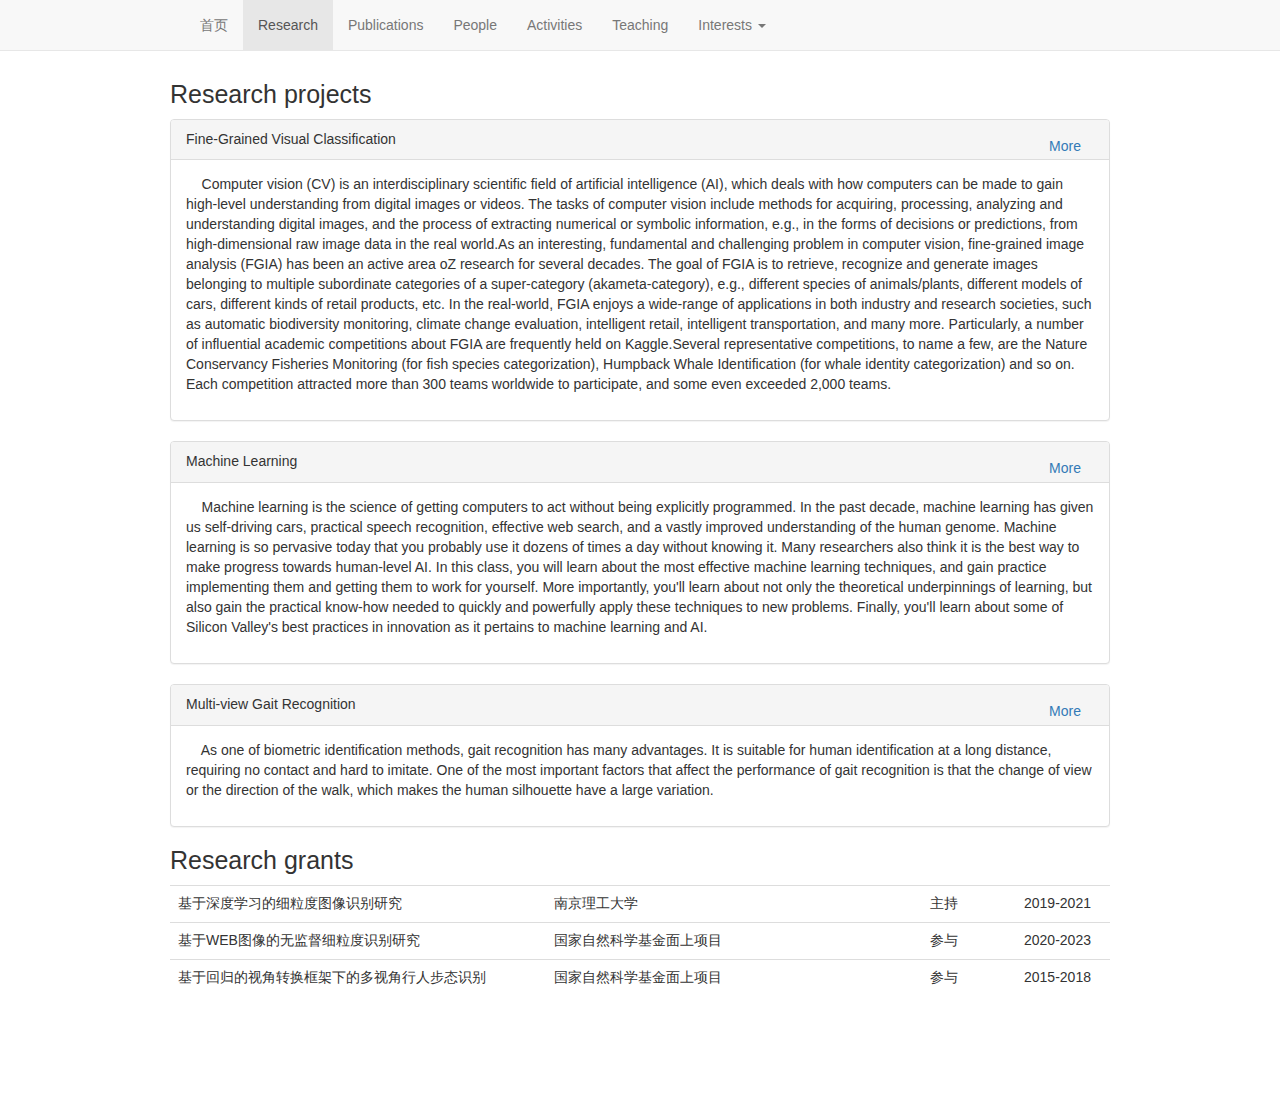
<file: Research.html>
<!doctype html>
<html>
<head>
    <meta charset="utf-8">
    <!-- IE将使用最新的引擎渲染网页 -->
    <meta http-equiv="X-UA-Compatible" content="IE=edge">
    <!-- 页面的宽度与设备屏幕的宽度一致初始缩放比例 1:1 -->
    <meta name="viewport" content="width=device-width, initial-scale=1">


<!-- Bootstrap -->
<script type="text/javascript" src="js/jquery.min.js">
</script>
<script type="text/javascript" src="js/bootstrap.min.js">
</script>


<!-- Stylesheets -->
 
<link href="css/main.css" rel="stylesheet" type="text/css"/>
<link href="css/syntax.css" rel="stylesheet" type="text/css"/>


<!--时间-->
<script type="text/javascript">
function getCurDate()  
{  
 var d = new Date();  
 var week;  
 switch (d.getDay()){  
 case 1: week="星期一"; break;  
 case 2: week="星期二"; break;  
 case 3: week="星期三"; break;  
 case 4: week="星期四"; break;  
 case 5: week="星期五"; break;  
 case 6: week="星期六"; break;  
 default: week="星期天";  
 }  
 var years = d.getFullYear();  
 var month = add_zero(d.getMonth()+1);  
 var days = add_zero(d.getDay());  
 var hours = add_zero(d.getHours());  
 var minutes = add_zero(d.getMinutes());  
 var seconds=add_zero(d.getSeconds());  
 var ndate = years+"年"+month+"月"+days+"日 "+hours+":"+minutes+":"+seconds+" "+week;  
 //yyyy-mm-dd-hh-mm-ss
 var time = document.getElementById("time");
     time.innerHTML= ndate;  
}  
 //自动补0  
function add_zero(temp)  
{  
 if(temp<10) return "0"+temp;  
 else return temp;  
}  
//使用定时器每秒向div写入当前时间
setInterval("getCurDate()",1000); 
</script>

<!--
<script type="text/javascript">
var t = null;
function time()
{
 dt = new Date();
 var y=dt.getFullYear();
 var mon=dt.getMonth();
 var d=dt.getDay();
 var h=dt.getHours();
 var m=dt.getMinutes();
 var s=dt.getSeconds();
 document.getElementById("timeShow").innerHTML=y+":"+h+":"+m+":"+s;
 t = setTimeout(time,1000);    
} 
window.onload=function()
{
	time()
}
</script>

<script type="text/javascript">

</script>

-->


<title>Research
</title>

</head>

<body>

<!-- 导航栏 -->
<div class="navbar navbar-default navbar-static-top" role="navigation" >
  <div class="container">
         <div class="navbar-header">
             <button type="button" class="navbar-toggle collapsed"
              data-toggle="collapse" data-target="#navbar"
              aria-expanded="false" aria-controls="navbar">
              <span class="sr-only">Toggle navigation</span>
              <span class="icon-bar"></span>
              <span class="icon-bar"></span>
              <span class="icon-bar"></span>
             </button>
             <a href="##" class="navbar-brand">
             </a>
           </div>
            <ul class="nav navbar-nav">
                <li>
                    <a href="./index.html">首页
                    </a>
                </li>
                <li class="active"><a href="./Research.html">Research
                </a> 
                </li>
                <li><a href="./Publications.html">Publications
                </a> 
                </li>
                <li><a href="./People.html">People
                </a> 
                </li>
                <li ><a href="./Activities.html">Activities
                </a> 
                </li>
                <li><a href="./Teaching.html">Teaching
                </a> 
                </li>
                 <li class="dropdown">
                    <a href="#" data-toggle="dropdown" class="dropdown-toggle">Interests
                    <span class="caret">
                    </span>
                    </a>
                    <ul class="dropdown-menu dropdown-menu-right">
                        <li>
                        <a href="./CV.html">Computer Vision
                        </a> 
                        </li>
                        <li>
                        <a href="./ML.html">Machine Learning
                        </a>
                        </li>
                        <li>
                        <a href="./MM.html">Multimedia
                        </a>
                        </li>
                    </ul>        
                </li>
            </ul> 
   
</div>
</div>

 <div class="container">
 
 <!--Research 
 projects-->
<h2>Research projects
</h2>


<div class="panel panel-default">

<div class="panel-heading">Fine-Grained Visual Classification

<a class="btn btn-link pull-right" href='./CV.html'>More
</a>

</div>

<div class="panel-body">

<p>
&nbsp &nbsp Computer vision (CV) is an interdisciplinary scientific field of artificial intelligence (AI), which deals with how 
computers can be made to gain high-level understanding from digital images or videos. The tasks of computer vision include methods
 for acquiring, processing, analyzing and understanding digital images, and the process of extracting numerical or symbolic 
information, e.g., in the forms of decisions or predictions, from high-dimensional raw image data in the real world.As an 
interesting, fundamental and challenging problem in computer vision, fine-grained image analysis (FGIA) has been an active area oZ
 research for several decades. The goal of FGIA is to retrieve, recognize and generate images belonging to multiple subordinate 
categories of a super-category (akameta-category), e.g., different species of animals/plants, different models of cars, different 
kinds of retail products, etc. In the real-world, FGIA enjoys a wide-range of applications in both industry and research 
societies, such as automatic biodiversity monitoring, climate change evaluation, intelligent retail, intelligent transportation, 
and many more. Particularly, a number of influential academic competitions about FGIA are frequently held on Kaggle.Several 
representative competitions, to name a few, are the Nature Conservancy Fisheries Monitoring (for fish species categorization), 
Humpback Whale Identification (for whale identity categorization) and so on. Each competition attracted more than 300 teams 
worldwide to participate, and some even exceeded 2,000 teams.
</p>


</div>
</div>

<div class="panel panel-default">

<div class="panel-heading">Machine Learning
<a class="btn btn-link pull-right" href='./ML.html'>More
</a>

</div>
<div class="panel-body">

<p>
&nbsp &nbsp Machine learning is the science of getting computers to act without being explicitly programmed. In the past decade, 
machine 
 learning has given us self-driving cars, practical speech recognition, effective web search, and a vastly improved understanding 
of the human genome. Machine learning is so pervasive today that you probably use it dozens of times a day without knowing it. 
Many researchers also think it is the best way to make progress towards human-level AI. In this class, you will learn about the 
most effective machine learning techniques, and gain practice implementing them and getting them to work for yourself. More 
importantly, you'll learn about not only the theoretical underpinnings of learning, but also gain the practical know-how needed to
 quickly and powerfully apply these techniques to new problems. Finally, you'll learn about some of Silicon Valley's best 
practices in innovation as it pertains to machine learning and AI.
</p>

</div>
</div>

<div class="panel panel-default">

<div class="panel-heading">Multi-view Gait Recognition
<a class="btn btn-link pull-right" href='./MM.html'>More
</a>
</div>

<div class="panel-body">

<p>
&nbsp &nbsp As one of biometric identification methods, gait recognition has many advantages. It is suitable for human 
identification at 
a long distance, requiring no contact and hard to imitate. One of the most important factors that affect the performance of gait 
recognition is that the change of view or the direction of the walk, which makes the human silhouette have a large variation. 
</p>


</div>
</div>


<h2>Research grants
</h2>

<table  class="table table-hover ">
<tbody>
  <tr>
   <td width=40% align="left">基于深度学习的细粒度图像识别研究
   </td>
   <td width=40% align="left">南京理工大学
   </td>
   <td width=10% align="left">主持
   </td>
   <td width=10% align="left">2019-2021
   </td>
  </tr>
  <tr>
   <td  align="left">基于WEB图像的无监督细粒度识别研究
   </td>
   <td align="left">国家自然科学基金面上项目
   </td>
   <td  align="left">参与
   </td>
   <td align="left">2020-2023
   </td>
  </tr>
  <tr>
   <td lign="left">基于回归的视角转换框架下的多视角行人步态识别
   </td>
   <td  align="left">国家自然科学基金面上项目
   </td>
   <td  align="left">参与
   </td>
   <td  align="left">2015-2018
   </td>
  </tr>
</tbody>
</table>

</div>

</body>
</html>
</file>
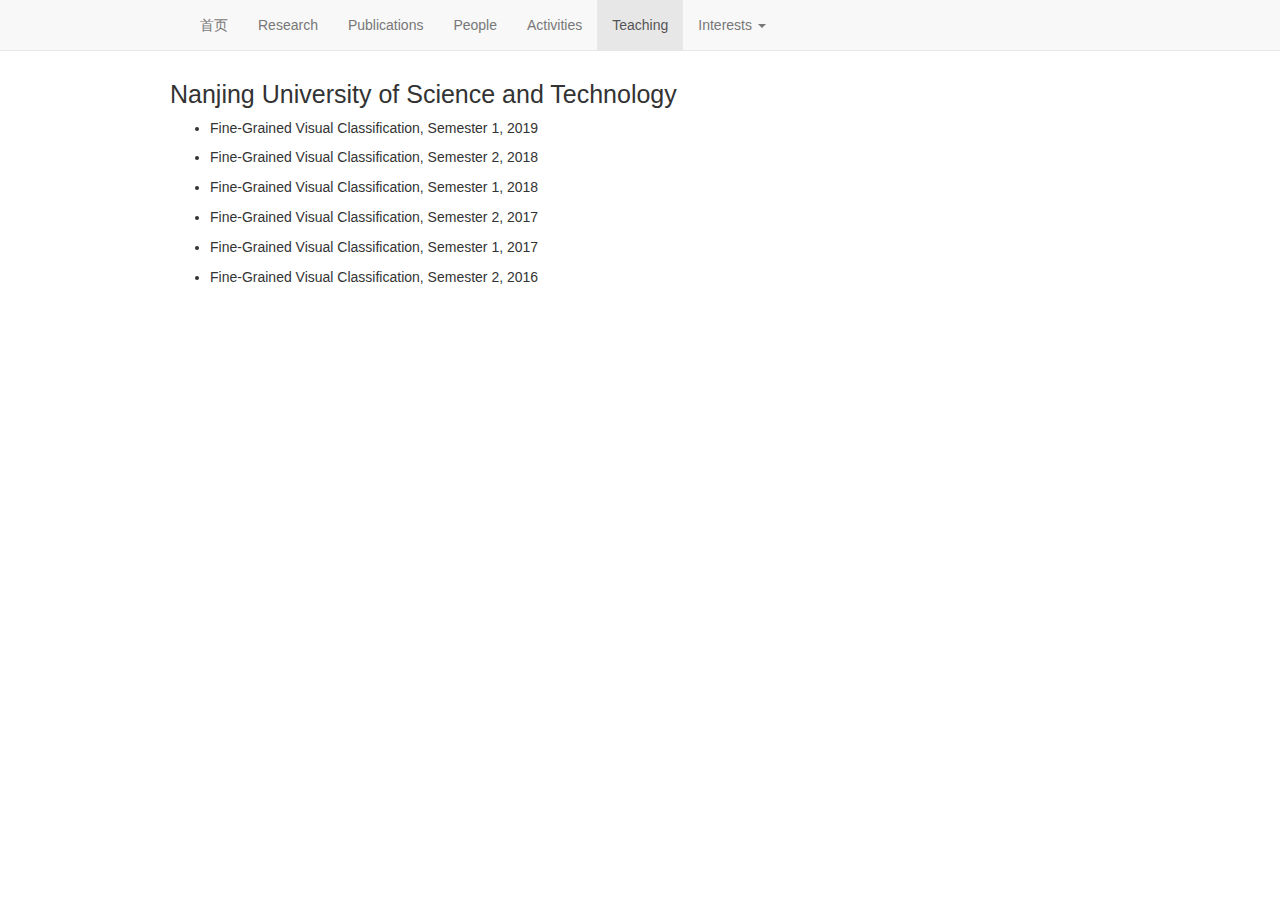
<file: Teaching.html>
<!doctype html>
<html>
<head>
    <meta charset="utf-8">
    <!-- IE将使用最新的引擎渲染网页 -->
    <meta http-equiv="X-UA-Compatible" content="IE=edge">
    <!-- 页面的宽度与设备屏幕的宽度一致初始缩放比例 1:1 -->
    <meta name="viewport" content="width=device-width, initial-scale=1">


<!-- Bootstrap -->
<script type="text/javascript" src="js/jquery.min.js">
</script>
<script type="text/javascript" src="js/bootstrap.min.js">
</script>


<!-- Stylesheets -->
 
<link href="css/main.css" rel="stylesheet" type="text/css"/>
<link href="css/syntax.css" rel="stylesheet" type="text/css"/>


<!--时间-->
<script type="text/javascript">
function getCurDate()  
{  
 var d = new Date();  
 var week;  
 switch (d.getDay()){  
 case 1: week="星期一"; break;  
 case 2: week="星期二"; break;  
 case 3: week="星期三"; break;  
 case 4: week="星期四"; break;  
 case 5: week="星期五"; break;  
 case 6: week="星期六"; break;  
 default: week="星期天";  
 }  
 var years = d.getFullYear();  
 var month = add_zero(d.getMonth()+1);  
 var days = add_zero(d.getDay());  
 var hours = add_zero(d.getHours());  
 var minutes = add_zero(d.getMinutes());  
 var seconds=add_zero(d.getSeconds());  
 var ndate = years+"年"+month+"月"+days+"日 "+hours+":"+minutes+":"+seconds+" "+week;  
 //yyyy-mm-dd-hh-mm-ss
 var time = document.getElementById("time");
     time.innerHTML= ndate;  
}  
 //自动补0  
function add_zero(temp)  
{  
 if(temp<10) return "0"+temp;  
 else return temp;  
}  
//使用定时器每秒向div写入当前时间
setInterval("getCurDate()",1000); 
</script>

<!--
<script type="text/javascript">
var t = null;
function time()
{
 dt = new Date();
 var y=dt.getFullYear();
 var mon=dt.getMonth();
 var d=dt.getDay();
 var h=dt.getHours();
 var m=dt.getMinutes();
 var s=dt.getSeconds();
 document.getElementById("timeShow").innerHTML=y+":"+h+":"+m+":"+s;
 t = setTimeout(time,1000);    
} 
window.onload=function()
{
	time()
}
</script>

<script type="text/javascript">

</script>

-->

<title>Teaching
</title>

</head>

<body>

<!-- 导航栏 -->
<div class="navbar navbar-default navbar-static-top" role="navigation" >
  <div class="container">
         <div class="navbar-header">
             <button type="button" class="navbar-toggle collapsed"
              data-toggle="collapse" data-target="#navbar"
              aria-expanded="false" aria-controls="navbar">
              <span class="sr-only">Toggle navigation</span>
              <span class="icon-bar"></span>
              <span class="icon-bar"></span>
              <span class="icon-bar"></span>
             </button>
             <a href="##" class="navbar-brand">
             </a>
           </div>
            <ul class="nav navbar-nav">
                <li>
                    <a href="./index.html">首页
                    </a>
                </li>
                <li><a href="./Research.html">Research
                </a> 
                </li>
                <li><a href="./Publications.html">Publications
                </a> 
                </li>
                <li><a href="./People.html">People
                </a> 
                </li>
                <li ><a href="./Activities.html">Activities
                </a> 
                </li>
                <li class="active"><a href="./Teaching.html">Teaching
                </a> 
                </li>
                 <li class="dropdown">
                    <a href="#" data-toggle="dropdown" class="dropdown-toggle">Interests
                    <span class="caret">
                    </span>
                    </a>
                    <ul class="dropdown-menu dropdown-menu-right">
                        <li>
                        <a href="./CV.html">Computer Vision
                        </a> 
                        </li>
                        <li>
                        <a href="./ML.html">Machine Learning
                        </a>
                        </li>
                        <li >
                        <a href="./MM.html">Multimedia
                        </a>
                        </li>
                    </ul>        
                </li>
            </ul> 
   
</div>
</div>


<div class="container">
<!--kecheng  
daibuchong  
not true

-->
  
<h2>Nanjing University of Science and Technology
</h2>
  
<ul>
  <p>
  <li>Fine-Grained Visual Classification, Semester 1, 2019 
  </li>
  </p>
  
  <p>
  <li>Fine-Grained Visual Classification, Semester 2, 2018 
  </li>
  </p>
  
  <p>
  <li>Fine-Grained Visual Classification, Semester 1, 2018 
  </li>
  </p>
  
  <p>
  <li>Fine-Grained Visual Classification, Semester 2, 2017 
  </li>
  </p>
  
  <p>
  <li>Fine-Grained Visual Classification, Semester 1, 2017 
  </li>
  </p>
  
  <p>
  <li>Fine-Grained Visual Classification, Semester 2, 2016 
  </li>
  </p>
  
</ul>

</div>

</body>
</html>
</file>
<file: css/syntax.css>
.highlight table td { padding: 5px; }
.highlight table pre { margin: 0; }
.highlight, .highlight .w {
  color: #586e75;
}
.highlight .err {
  color: #002b36;
  background-color: #dc322f;
}
.highlight .c, .highlight .cd, .highlight .cm, .highlight .c1, .highlight .cs {
  color: #657b83;
}
.highlight .cp {
  color: #b58900;
}
.highlight .nt {
  color: #b58900;
}
.highlight .o, .highlight .ow {
  color: #93a1a1;
}
.highlight .p, .highlight .pi {
  color: #93a1a1;
}
.highlight .gi {
  color: #859900;
}
.highlight .gd {
  color: #dc322f;
}
.highlight .gh {
  color: #268bd2;
  background-color: #002b36;
  font-weight: bold;
}
.highlight .k, .highlight .kn, .highlight .kp, .highlight .kr, .highlight .kv {
  color: #6c71c4;
}
.highlight .kc {
  color: #cb4b16;
}
.highlight .kt {
  color: #cb4b16;
}
.highlight .kd {
  color: #cb4b16;
}
.highlight .s, .highlight .sb, .highlight .sc, .highlight .sd, .highlight .s2, .highlight .sh, .highlight .sx, .highlight .s1 {
  color: #859900;
}
.highlight .sr {
  color: #2aa198;
}
.highlight .si {
  color: #d33682;
}
.highlight .se {
  color: #d33682;
}
.highlight .nn {
  color: #b58900;
}
.highlight .nc {
  color: #b58900;
}
.highlight .no {
  color: #b58900;
}
.highlight .na {
  color: #268bd2;
}
.highlight .m, .highlight .mf, .highlight .mh, .highlight .mi, .highlight .il, .highlight .mo, .highlight .mb, .highlight .mx {
  color: #859900;
}
.highlight .ss {
  color: #859900;
}
</file>
